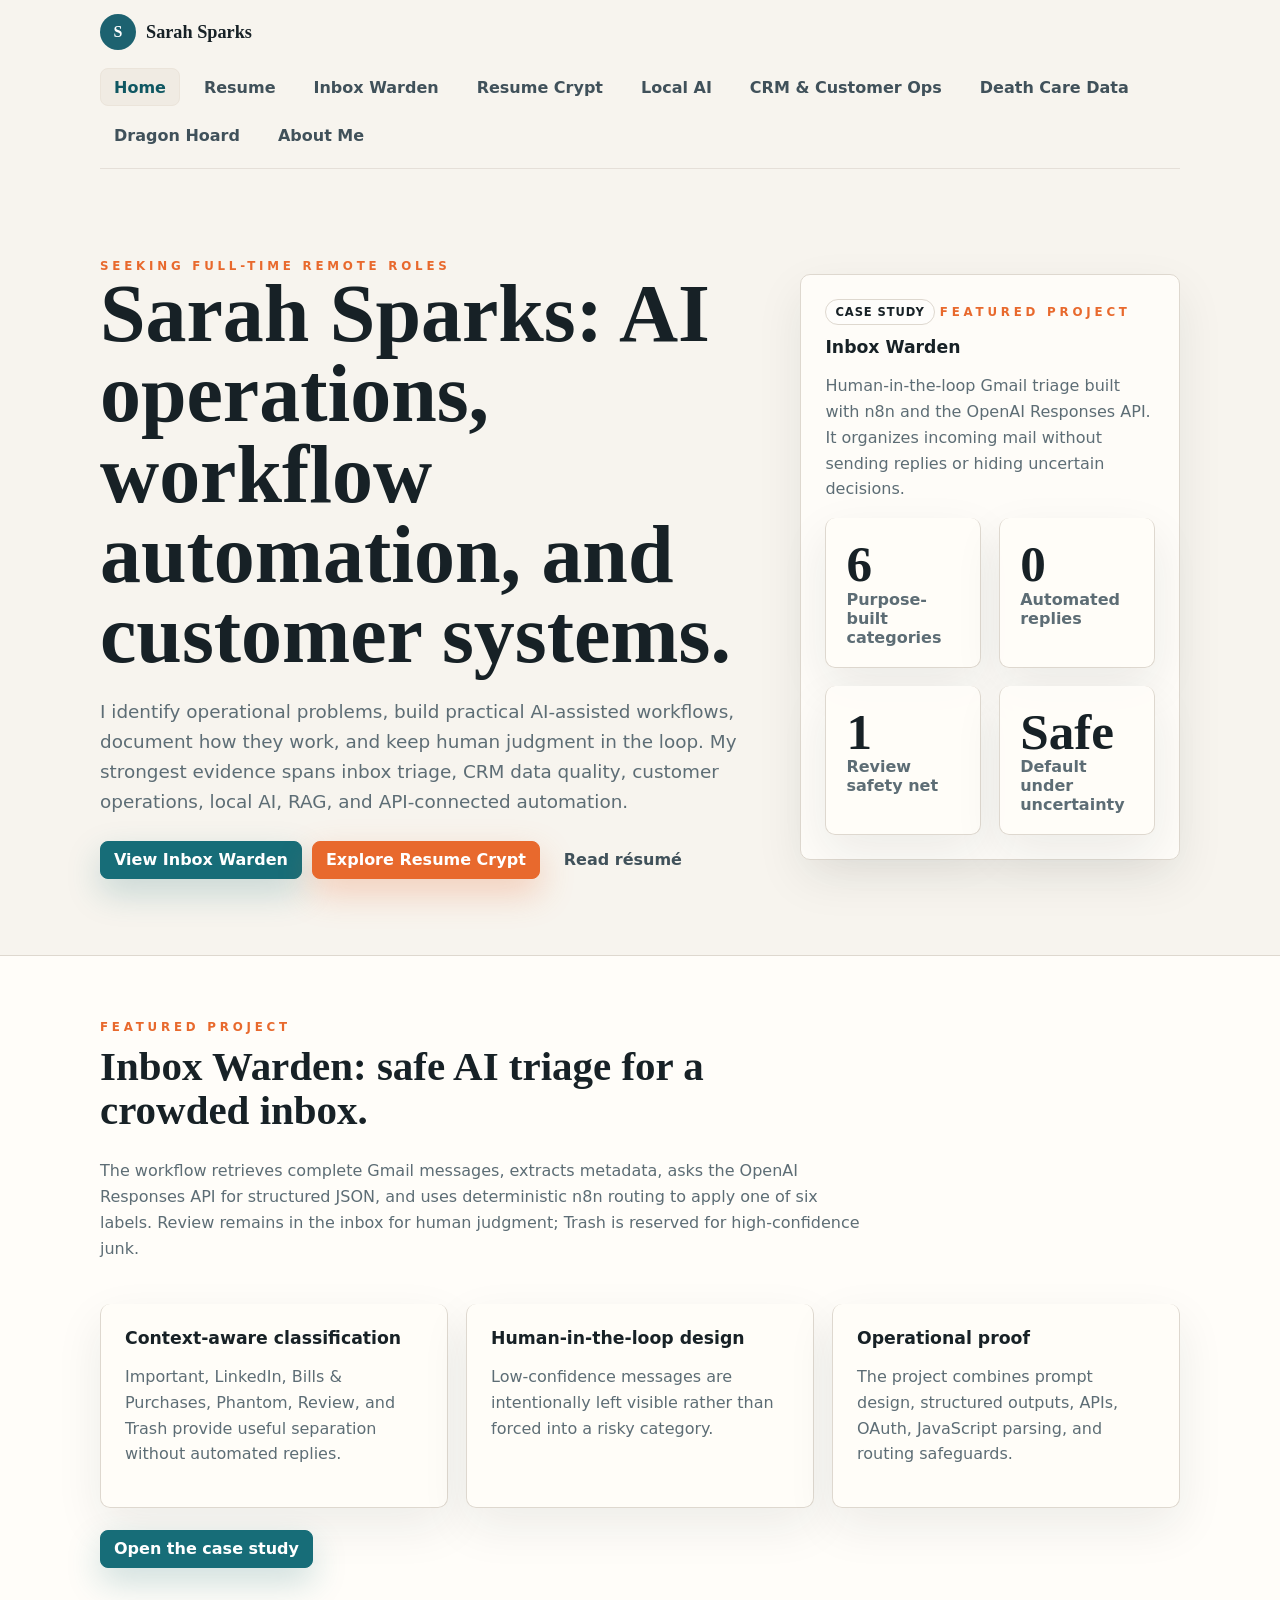
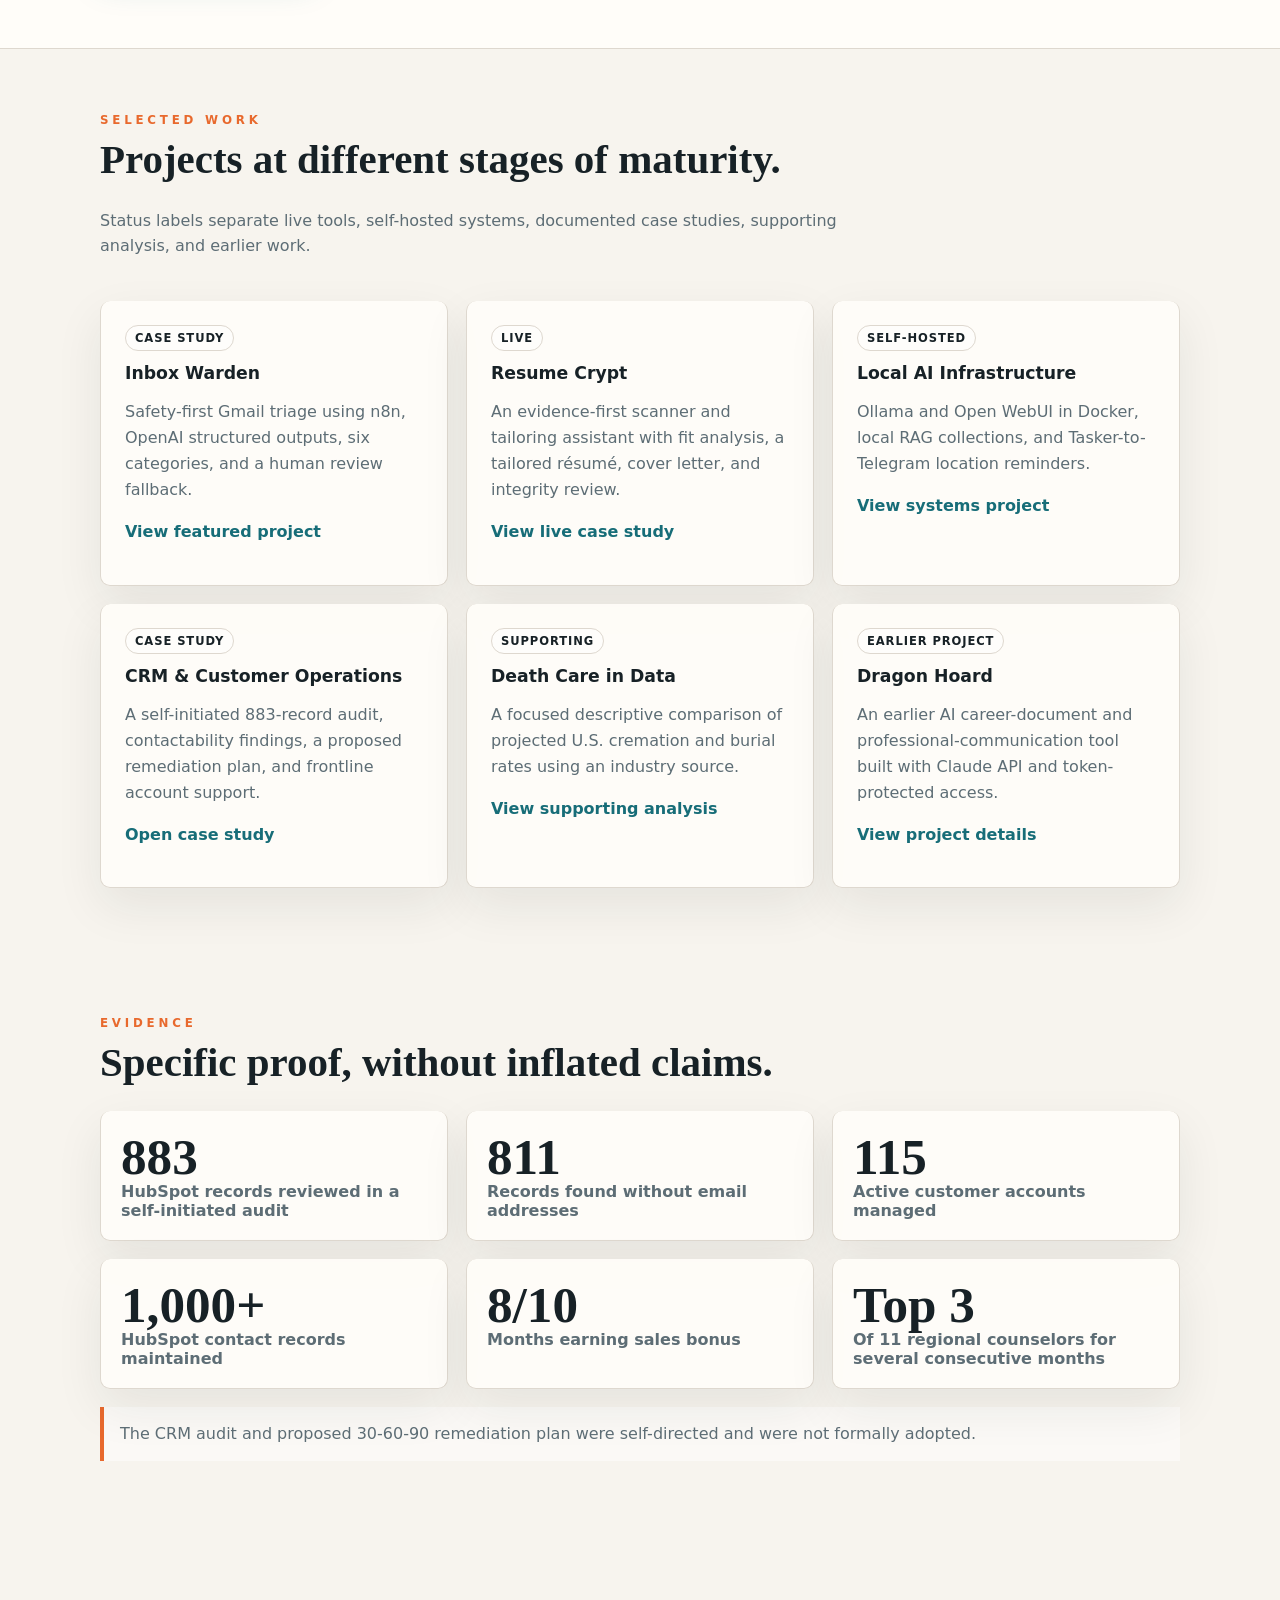
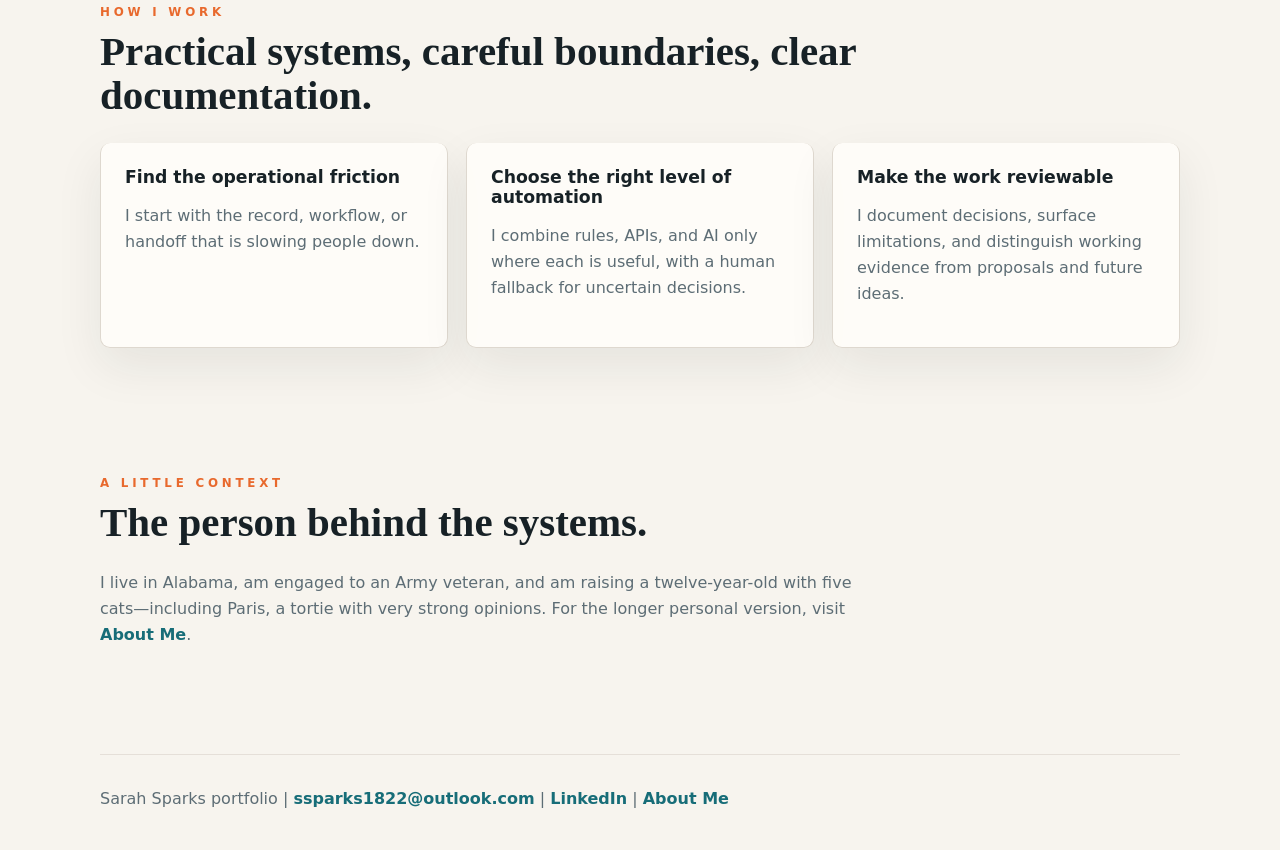
<file: index.html>
<!doctype html>
<html lang="en">
<head>
  <meta charset="utf-8" />
  <meta name="viewport" content="width=device-width, initial-scale=1" />
  <title>Sarah Sparks | AI Operations, Workflow Automation & CRM Systems</title>
  <meta name="description" content="Technical portfolio of Sarah Sparks, featuring human-in-the-loop AI systems, workflow automation, CRM data-quality analysis, local AI infrastructure, RAG, and customer operations." />
  <meta property="og:title" content="Sarah Sparks | AI Operations, Workflow Automation & CRM Systems" />
  <meta property="og:description" content="Human-in-the-loop AI systems, workflow automation, CRM data-quality analysis, local AI infrastructure, RAG, and customer operations." />
  <meta property="og:type" content="website" />
  <meta property="og:url" content="https://prsesa1822.github.io/ssparks/" />
  <link rel="stylesheet" href="style.css" />
  <script async src="https://www.googletagmanager.com/gtag/js?id=G-N4ZPCLXSCS"></script>
  <script>window.dataLayer=window.dataLayer||[];function gtag(){dataLayer.push(arguments);}gtag('js',new Date());gtag('config','G-N4ZPCLXSCS');</script>
  <script defer src="analytics.js"></script>
</head>
<body>
  <header>
    <div class="brand"><strong>Sarah Sparks</strong><span>AI Operations | Workflow Automation | CRM Systems</span></div>
    <nav aria-label="Portfolio navigation">
      <a class="button active" href="index.html">Home</a>
      <a class="button" href="resume.html">Resume</a>
      <a class="button" href="phantom-inbox.html">Inbox Warden</a>
      <a class="button" href="resume-crypt.html">Resume Crypt</a>
      <a class="button" href="local-ai-infrastructure.html">Local AI</a>
      <a class="button" href="customer-success-portfolio.html">CRM &amp; Customer Ops</a>
      <a class="button" href="death-care-data.html">Death Care Data</a>
      <a class="button" href="dragon-hoard-tracker.html">Dragon Hoard</a>
      <a class="button" href="https://organizedchaosops.com/" target="_blank" rel="noreferrer">About Me</a>
    </nav>
  </header>

  <main>
    <section class="wrap hero">
      <div>
        <span class="eyebrow">Seeking full-time remote roles</span>
        <h1>Sarah Sparks: AI operations, workflow automation, and customer systems.</h1>
        <p class="lede">I identify operational problems, build practical AI-assisted workflows, document how they work, and keep human judgment in the loop. My strongest evidence spans inbox triage, CRM data quality, customer operations, local AI, RAG, and API-connected automation.</p>
        <div class="actions" style="margin-top:24px">
          <a class="button primary" href="phantom-inbox.html">View Inbox Warden</a>
          <a class="button accent" href="resume-crypt.html">Explore Resume Crypt</a>
          <a class="button" href="resume.html">Read résumé</a>
        </div>
      </div>
      <aside class="panel">
        <span class="status">Case study</span>
        <span class="eyebrow">Featured Project</span>
        <h3>Inbox Warden</h3>
        <p>Human-in-the-loop Gmail triage built with n8n and the OpenAI Responses API. It organizes incoming mail without sending replies or hiding uncertain decisions.</p>
        <div class="metrics" style="grid-template-columns:1fr 1fr; margin-top:16px">
          <div class="metric"><strong>6</strong><span>Purpose-built categories</span></div>
          <div class="metric"><strong>0</strong><span>Automated replies</span></div>
          <div class="metric"><strong>1</strong><span>Review safety net</span></div>
          <div class="metric"><strong>Safe</strong><span>Default under uncertainty</span></div>
        </div>
      </aside>
    </section>

    <div class="band">
      <section class="wrap section">
        <div class="section-head">
          <span class="eyebrow">Featured Project</span>
          <h2>Inbox Warden: safe AI triage for a crowded inbox.</h2>
          <p>The workflow retrieves complete Gmail messages, extracts metadata, asks the OpenAI Responses API for structured JSON, and uses deterministic n8n routing to apply one of six labels. Review remains in the inbox for human judgment; Trash is reserved for high-confidence junk.</p>
        </div>
        <div class="grid-3">
          <article class="card"><h3>Context-aware classification</h3><p>Important, LinkedIn, Bills &amp; Purchases, Phantom, Review, and Trash provide useful separation without automated replies.</p></article>
          <article class="card" data-accent="teal"><h3>Human-in-the-loop design</h3><p>Low-confidence messages are intentionally left visible rather than forced into a risky category.</p></article>
          <article class="card" data-accent="green"><h3>Operational proof</h3><p>The project combines prompt design, structured outputs, APIs, OAuth, JavaScript parsing, and routing safeguards.</p></article>
        </div>
        <p style="margin-top:22px"><a class="button primary" href="phantom-inbox.html">Open the case study</a></p>
      </section>
    </div>

    <section class="wrap section">
      <div class="section-head">
        <span class="eyebrow">Selected Work</span>
        <h2>Projects at different stages of maturity.</h2>
        <p>Status labels separate live tools, self-hosted systems, documented case studies, supporting analysis, and earlier work.</p>
      </div>
      <div class="grid-3">
        <article class="card" data-accent="amber"><span class="status">Case study</span><h3>Inbox Warden</h3><p>Safety-first Gmail triage using n8n, OpenAI structured outputs, six categories, and a human review fallback.</p><p><a class="link" href="phantom-inbox.html">View featured project</a></p></article>
        <article class="card" data-accent="green"><span class="status">Live</span><h3>Resume Crypt</h3><p>An evidence-first scanner and tailoring assistant with fit analysis, a tailored résumé, cover letter, and integrity review.</p><p><a class="link" href="resume-crypt.html">View live case study</a></p></article>
        <article class="card" data-accent="teal"><span class="status">Self-hosted</span><h3>Local AI Infrastructure</h3><p>Ollama and Open WebUI in Docker, local RAG collections, and Tasker-to-Telegram location reminders.</p><p><a class="link" href="local-ai-infrastructure.html">View systems project</a></p></article>
        <article class="card"><span class="status">Case study</span><h3>CRM &amp; Customer Operations</h3><p>A self-initiated 883-record audit, contactability findings, a proposed remediation plan, and frontline account support.</p><p><a class="link" href="customer-success-portfolio.html">Open case study</a></p></article>
        <article class="card" data-accent="amber"><span class="status">Supporting</span><h3>Death Care in Data</h3><p>A focused descriptive comparison of projected U.S. cremation and burial rates using an industry source.</p><p><a class="link" href="death-care-data.html">View supporting analysis</a></p></article>
        <article class="card"><span class="status">Earlier project</span><h3>Dragon Hoard</h3><p>An earlier AI career-document and professional-communication tool built with Claude API and token-protected access.</p><p><a class="link" href="dragon-hoard-tracker.html">View project details</a></p></article>
      </div>
    </section>

    <section class="wrap section">
      <div class="section-head"><span class="eyebrow">Evidence</span><h2>Specific proof, without inflated claims.</h2></div>
      <div class="metrics">
        <div class="metric"><strong>883</strong><span>HubSpot records reviewed in a self-initiated audit</span></div>
        <div class="metric"><strong>811</strong><span>Records found without email addresses</span></div>
        <div class="metric"><strong>115</strong><span>Active customer accounts managed</span></div>
        <div class="metric"><strong>1,000+</strong><span>HubSpot contact records maintained</span></div>
        <div class="metric"><strong>8/10</strong><span>Months earning sales bonus</span></div>
        <div class="metric"><strong>Top 3</strong><span>Of 11 regional counselors for several consecutive months</span></div>
      </div>
      <p class="source-note">The CRM audit and proposed 30-60-90 remediation plan were self-directed and were not formally adopted.</p>
    </section>

    <section class="wrap section">
      <div class="section-head"><span class="eyebrow">How I Work</span><h2>Practical systems, careful boundaries, clear documentation.</h2></div>
      <div class="grid-3">
        <article class="card"><h3>Find the operational friction</h3><p>I start with the record, workflow, or handoff that is slowing people down.</p></article>
        <article class="card" data-accent="teal"><h3>Choose the right level of automation</h3><p>I combine rules, APIs, and AI only where each is useful, with a human fallback for uncertain decisions.</p></article>
        <article class="card" data-accent="green"><h3>Make the work reviewable</h3><p>I document decisions, surface limitations, and distinguish working evidence from proposals and future ideas.</p></article>
      </div>
    </section>

    <section class="wrap section">
      <div class="section-head">
        <span class="eyebrow">A little context</span>
        <h2>The person behind the systems.</h2>
        <p>I live in Alabama, am engaged to an Army veteran, and am raising a twelve-year-old with five cats—including Paris, a tortie with very strong opinions. For the longer personal version, visit <a class="link" href="https://organizedchaosops.com/" target="_blank" rel="noreferrer">About Me</a>.</p>
      </div>
    </section>
  </main>

  <footer>Sarah Sparks portfolio | <a href="mailto:ssparks1822@outlook.com">ssparks1822@outlook.com</a> | <a href="https://www.linkedin.com/in/ssparks1822/" target="_blank" rel="noreferrer">LinkedIn</a> | <a href="https://organizedchaosops.com/" target="_blank" rel="noreferrer">About Me</a></footer>
</body>
</html>
</file>
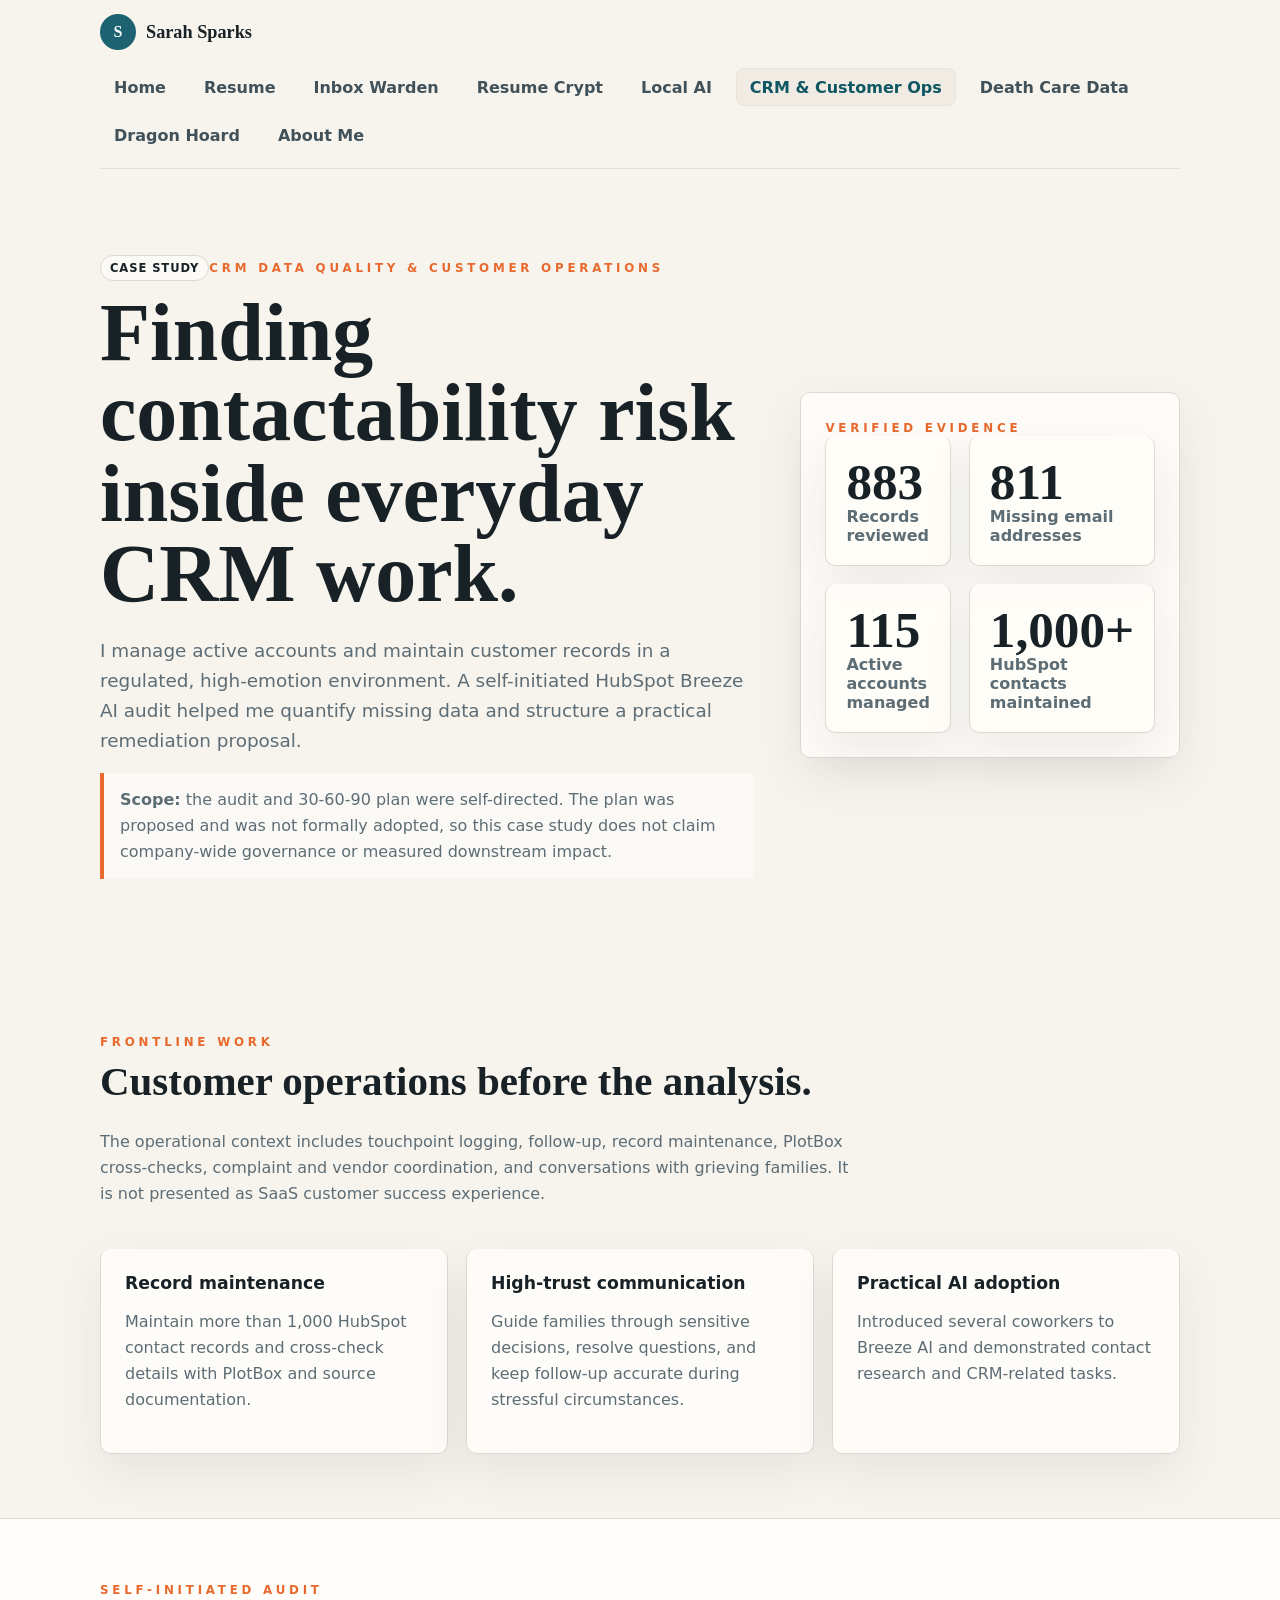
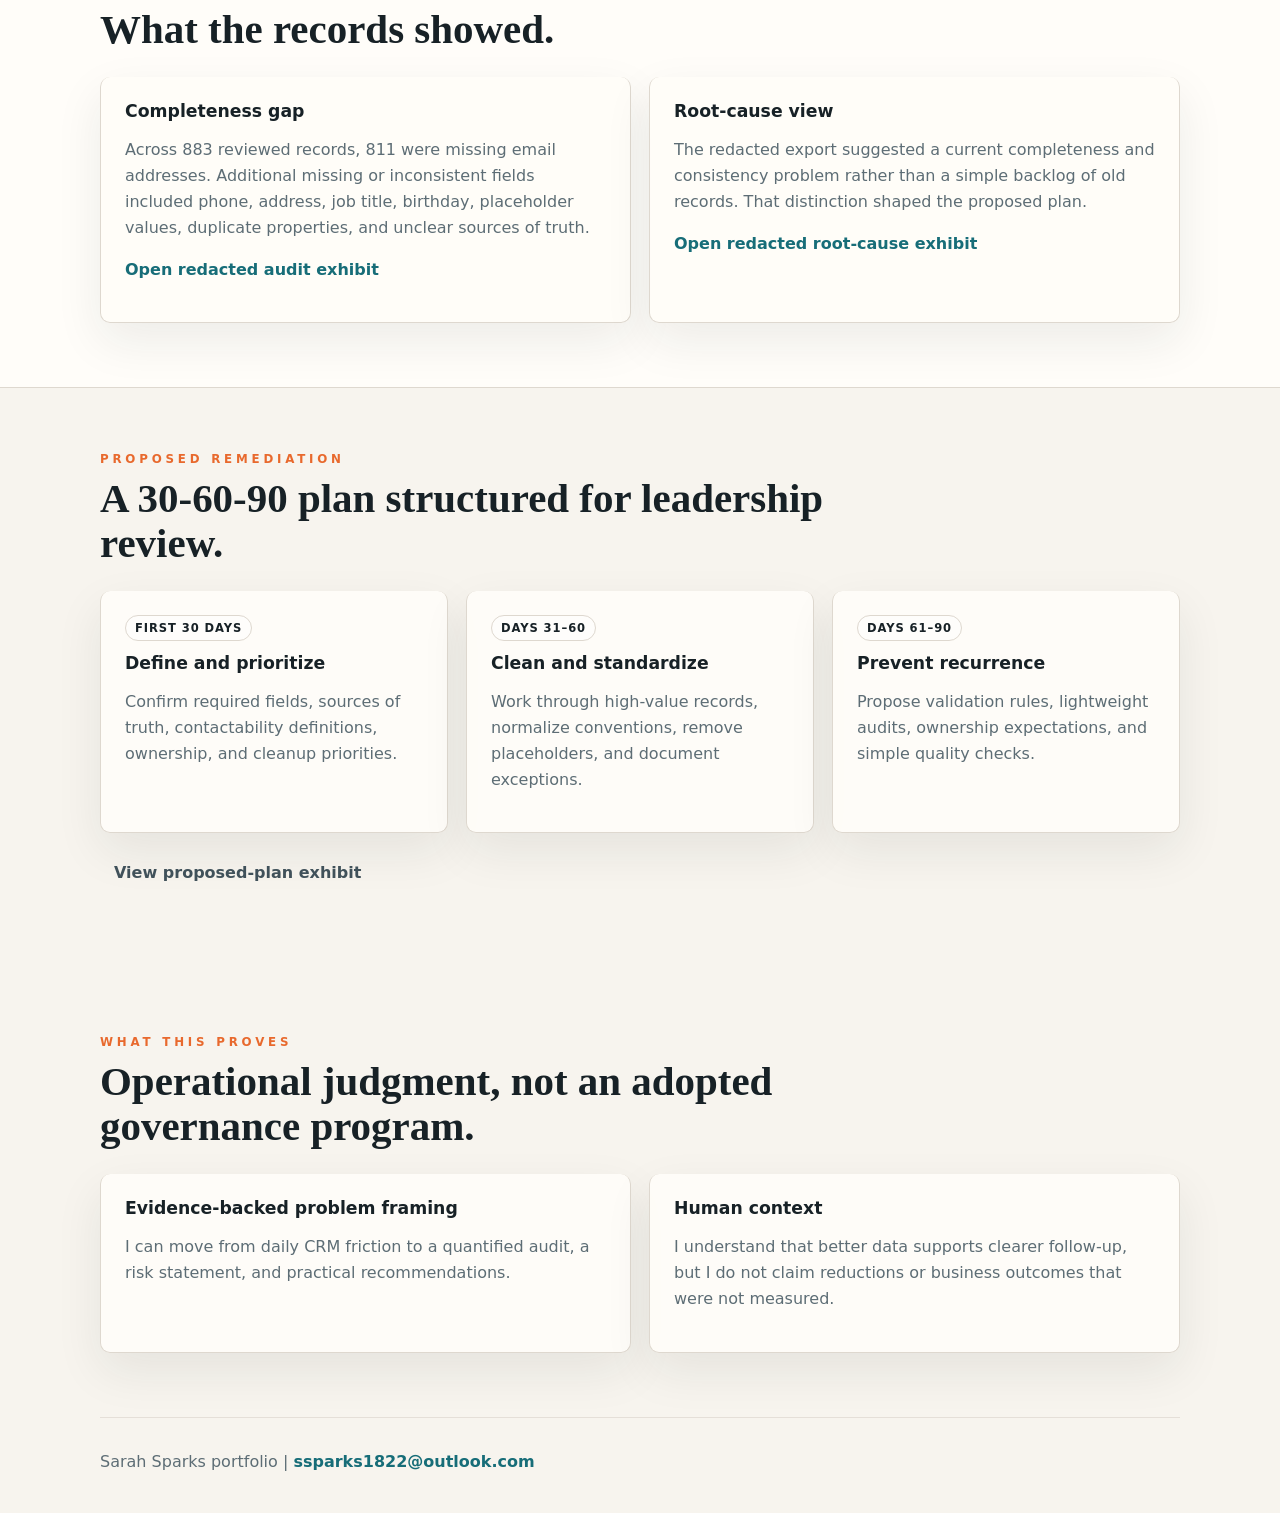
<file: crm-governance-assessment.html>
<!doctype html><html lang="en"><head><meta charset="utf-8"/><meta name="viewport" content="width=device-width, initial-scale=1"/><meta http-equiv="refresh" content="0; url=customer-success-portfolio.html#case-study"/><title>CRM Data Quality Case Study Moved | Sarah Sparks</title><link rel="canonical" href="https://prsesa1822.github.io/ssparks/customer-success-portfolio.html#case-study"/><meta name="robots" content="noindex"/></head><body><main><h1>CRM data-quality case study moved</h1><p><a href="customer-success-portfolio.html#case-study">Open the current case study</a>.</p></main></body></html>
</file>
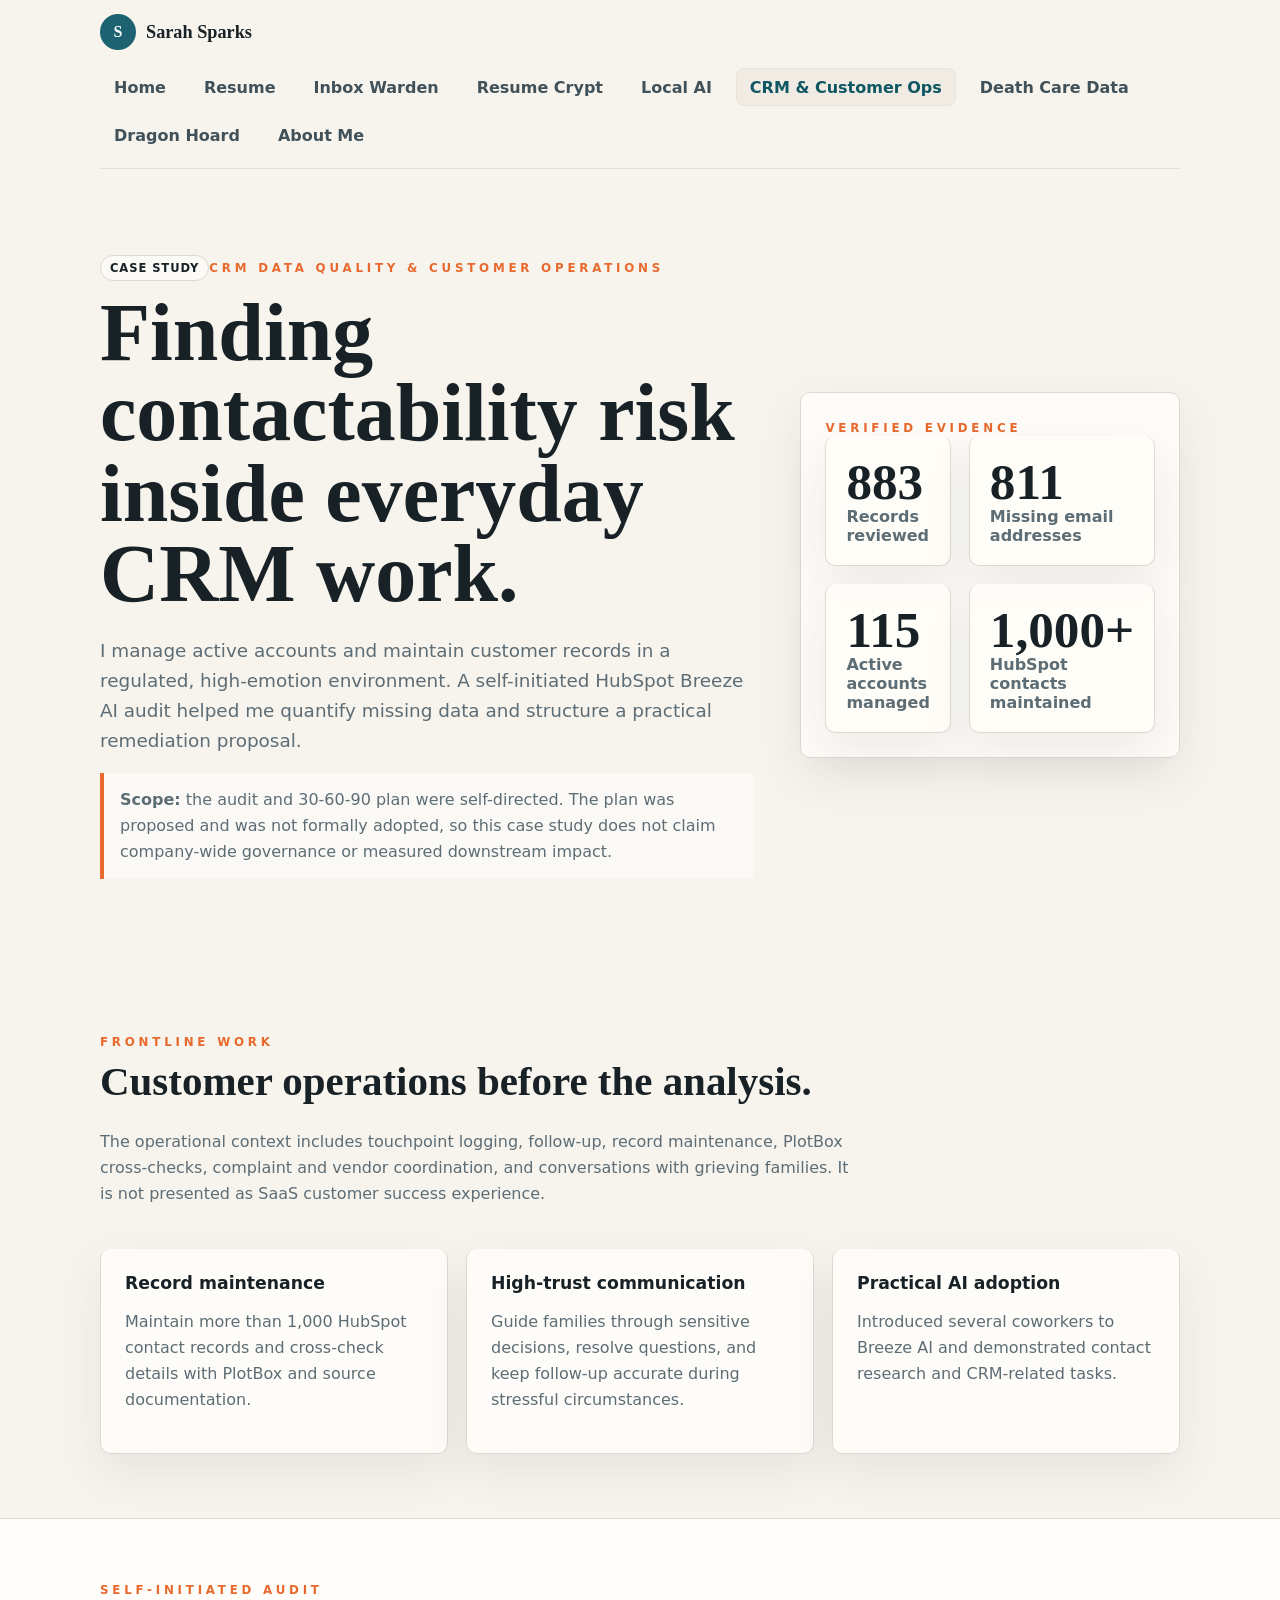
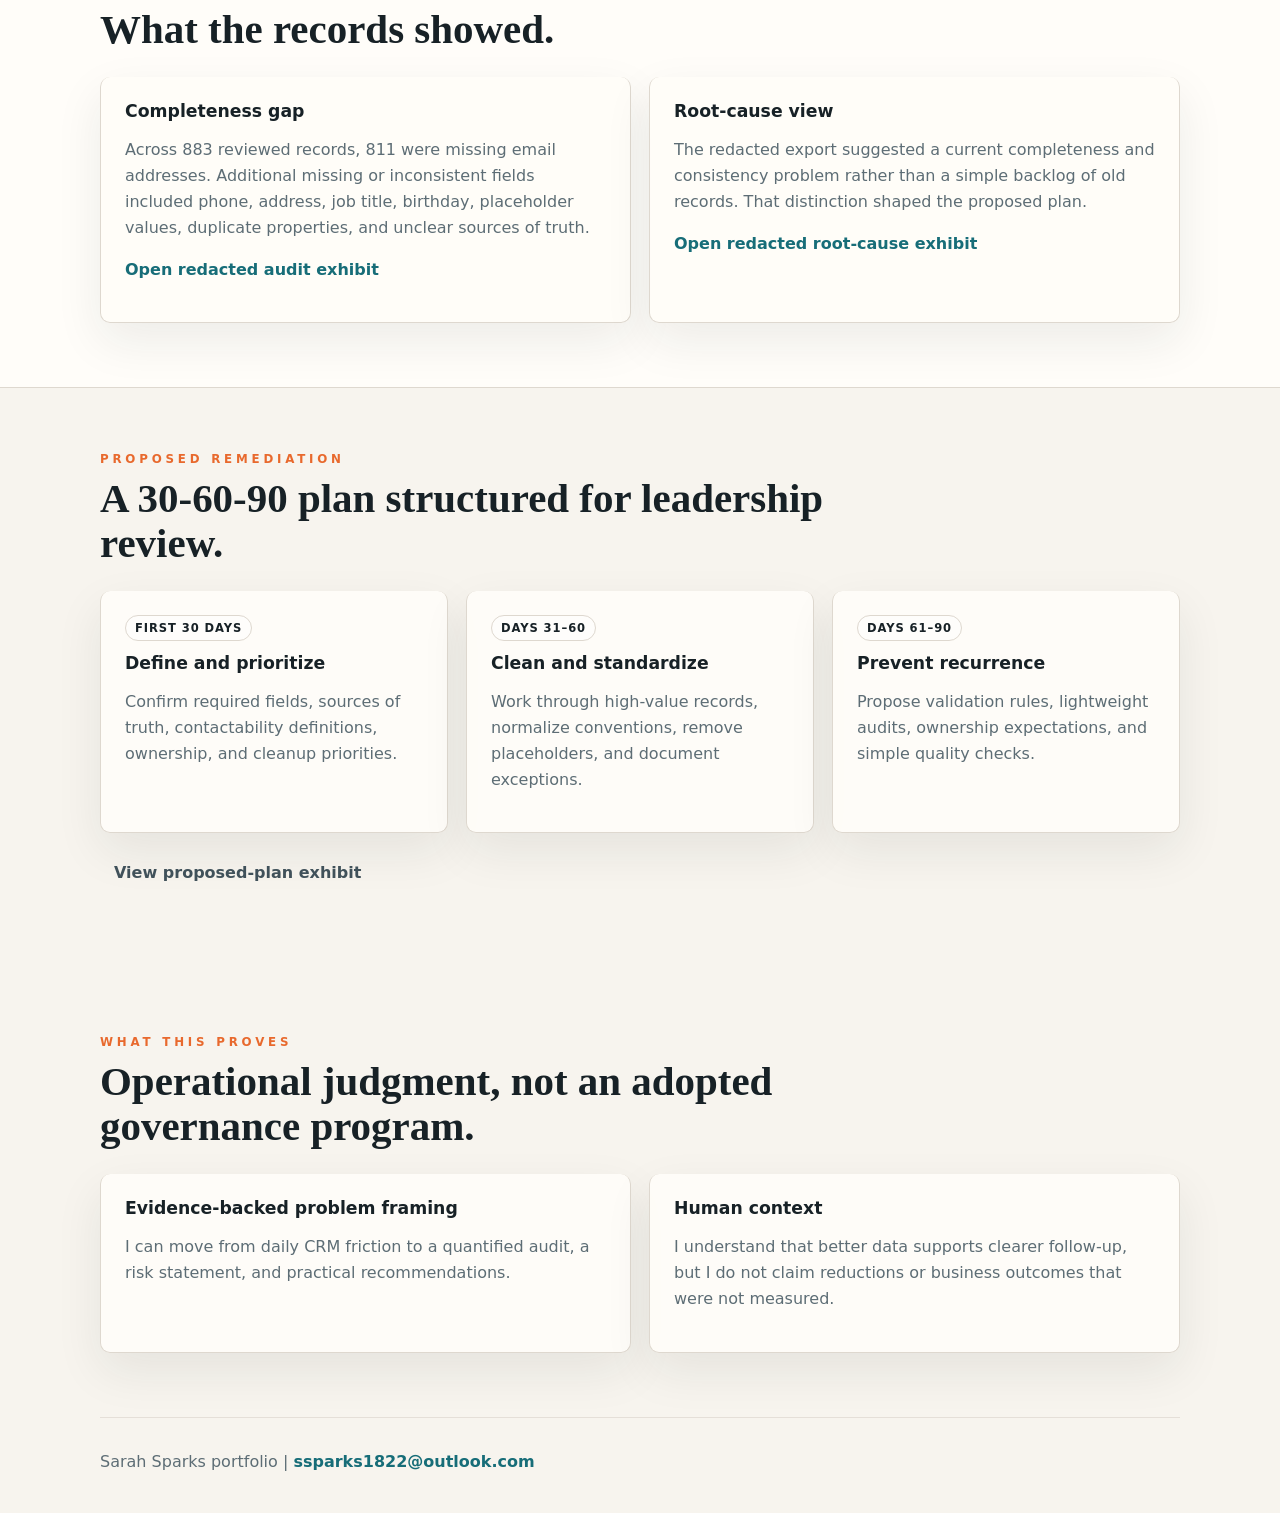
<file: customer-success-portfolio.html>
<!doctype html>
<html lang="en"><head>
<meta charset="utf-8" /><meta name="viewport" content="width=device-width, initial-scale=1" />
<title>CRM Data Quality & Customer Operations | Sarah Sparks</title>
<meta name="description" content="A self-initiated HubSpot data-quality audit, proposed remediation plan, and frontline customer-operations evidence from Sarah Sparks." />
<meta property="og:title" content="CRM Data Quality & Customer Operations | Sarah Sparks" /><meta property="og:description" content="An 883-record HubSpot audit, proposed remediation plan, and frontline customer-operations evidence." /><meta property="og:type" content="article" />
<link rel="stylesheet" href="style.css" /><script defer src="analytics.js"></script>
</head><body>
<header><div class="brand"><strong>Sarah Sparks</strong><span>AI Operations | Workflow Automation | CRM Systems</span></div><nav aria-label="Portfolio navigation">
<a class="button" href="index.html">Home</a><a class="button" href="resume.html">Resume</a><a class="button" href="phantom-inbox.html">Inbox Warden</a><a class="button" href="resume-crypt.html">Resume Crypt</a><a class="button" href="local-ai-infrastructure.html">Local AI</a><a class="button active" href="customer-success-portfolio.html">CRM &amp; Customer Ops</a><a class="button" href="death-care-data.html">Death Care Data</a><a class="button" href="dragon-hoard-tracker.html">Dragon Hoard</a><a class="button" href="https://organizedchaosops.com/" target="_blank" rel="noreferrer">About Me</a>
</nav></header>
<main>
<section class="wrap hero" id="case-study"><div><span class="status">Case study</span><span class="eyebrow">CRM data quality &amp; customer operations</span><h1>Finding contactability risk inside everyday CRM work.</h1><p class="lede">I manage active accounts and maintain customer records in a regulated, high-emotion environment. A self-initiated HubSpot Breeze AI audit helped me quantify missing data and structure a practical remediation proposal.</p><p class="source-note"><strong>Scope:</strong> the audit and 30-60-90 plan were self-directed. The plan was proposed and was not formally adopted, so this case study does not claim company-wide governance or measured downstream impact.</p></div><aside class="panel"><span class="eyebrow">Verified evidence</span><div class="metrics" style="grid-template-columns:1fr 1fr"><div class="metric"><strong>883</strong><span>Records reviewed</span></div><div class="metric"><strong>811</strong><span>Missing email addresses</span></div><div class="metric"><strong>115</strong><span>Active accounts managed</span></div><div class="metric"><strong>1,000+</strong><span>HubSpot contacts maintained</span></div></div></aside></section>
<section class="wrap section"><div class="section-head"><span class="eyebrow">Frontline work</span><h2>Customer operations before the analysis.</h2><p>The operational context includes touchpoint logging, follow-up, record maintenance, PlotBox cross-checks, complaint and vendor coordination, and conversations with grieving families. It is not presented as SaaS customer success experience.</p></div><div class="grid-3">
<article class="card"><h3>Record maintenance</h3><p>Maintain more than 1,000 HubSpot contact records and cross-check details with PlotBox and source documentation.</p></article>
<article class="card" data-accent="teal"><h3>High-trust communication</h3><p>Guide families through sensitive decisions, resolve questions, and keep follow-up accurate during stressful circumstances.</p></article>
<article class="card" data-accent="green"><h3>Practical AI adoption</h3><p>Introduced several coworkers to Breeze AI and demonstrated contact research and CRM-related tasks.</p></article>
</div></section>
<div class="band"><section class="wrap section"><div class="section-head"><span class="eyebrow">Self-initiated audit</span><h2>What the records showed.</h2></div><div class="grid-2">
<article class="card"><h3>Completeness gap</h3><p>Across 883 reviewed records, 811 were missing email addresses. Additional missing or inconsistent fields included phone, address, job title, birthday, placeholder values, duplicate properties, and unclear sources of truth.</p><p><a class="link" href="assets/crm_initial_audit_redacted.svg" target="_blank" rel="noreferrer">Open redacted audit exhibit</a></p></article>
<article class="card" data-accent="teal"><h3>Root-cause view</h3><p>The redacted export suggested a current completeness and consistency problem rather than a simple backlog of old records. That distinction shaped the proposed plan.</p><p><a class="link" href="assets/crm_root_cause_redacted.svg" target="_blank" rel="noreferrer">Open redacted root-cause exhibit</a></p></article>
</div></section></div>
<section class="wrap section"><div class="section-head"><span class="eyebrow">Proposed remediation</span><h2>A 30-60-90 plan structured for leadership review.</h2></div><div class="grid-3">
<article class="card"><span class="status">First 30 days</span><h3>Define and prioritize</h3><p>Confirm required fields, sources of truth, contactability definitions, ownership, and cleanup priorities.</p></article>
<article class="card" data-accent="teal"><span class="status">Days 31–60</span><h3>Clean and standardize</h3><p>Work through high-value records, normalize conventions, remove placeholders, and document exceptions.</p></article>
<article class="card" data-accent="green"><span class="status">Days 61–90</span><h3>Prevent recurrence</h3><p>Propose validation rules, lightweight audits, ownership expectations, and simple quality checks.</p></article>
</div><p style="margin-top:20px"><a class="button" href="assets/crm_remediation_plan_redacted.svg" target="_blank" rel="noreferrer">View proposed-plan exhibit</a></p></section>
<section class="wrap section"><div class="section-head"><span class="eyebrow">What this proves</span><h2>Operational judgment, not an adopted governance program.</h2></div><div class="grid-2">
<article class="card"><h3>Evidence-backed problem framing</h3><p>I can move from daily CRM friction to a quantified audit, a risk statement, and practical recommendations.</p></article>
<article class="card" data-accent="teal"><h3>Human context</h3><p>I understand that better data supports clearer follow-up, but I do not claim reductions or business outcomes that were not measured.</p></article>
</div></section>
</main><footer>Sarah Sparks portfolio | <a href="mailto:ssparks1822@outlook.com">ssparks1822@outlook.com</a></footer></body></html>
</file>
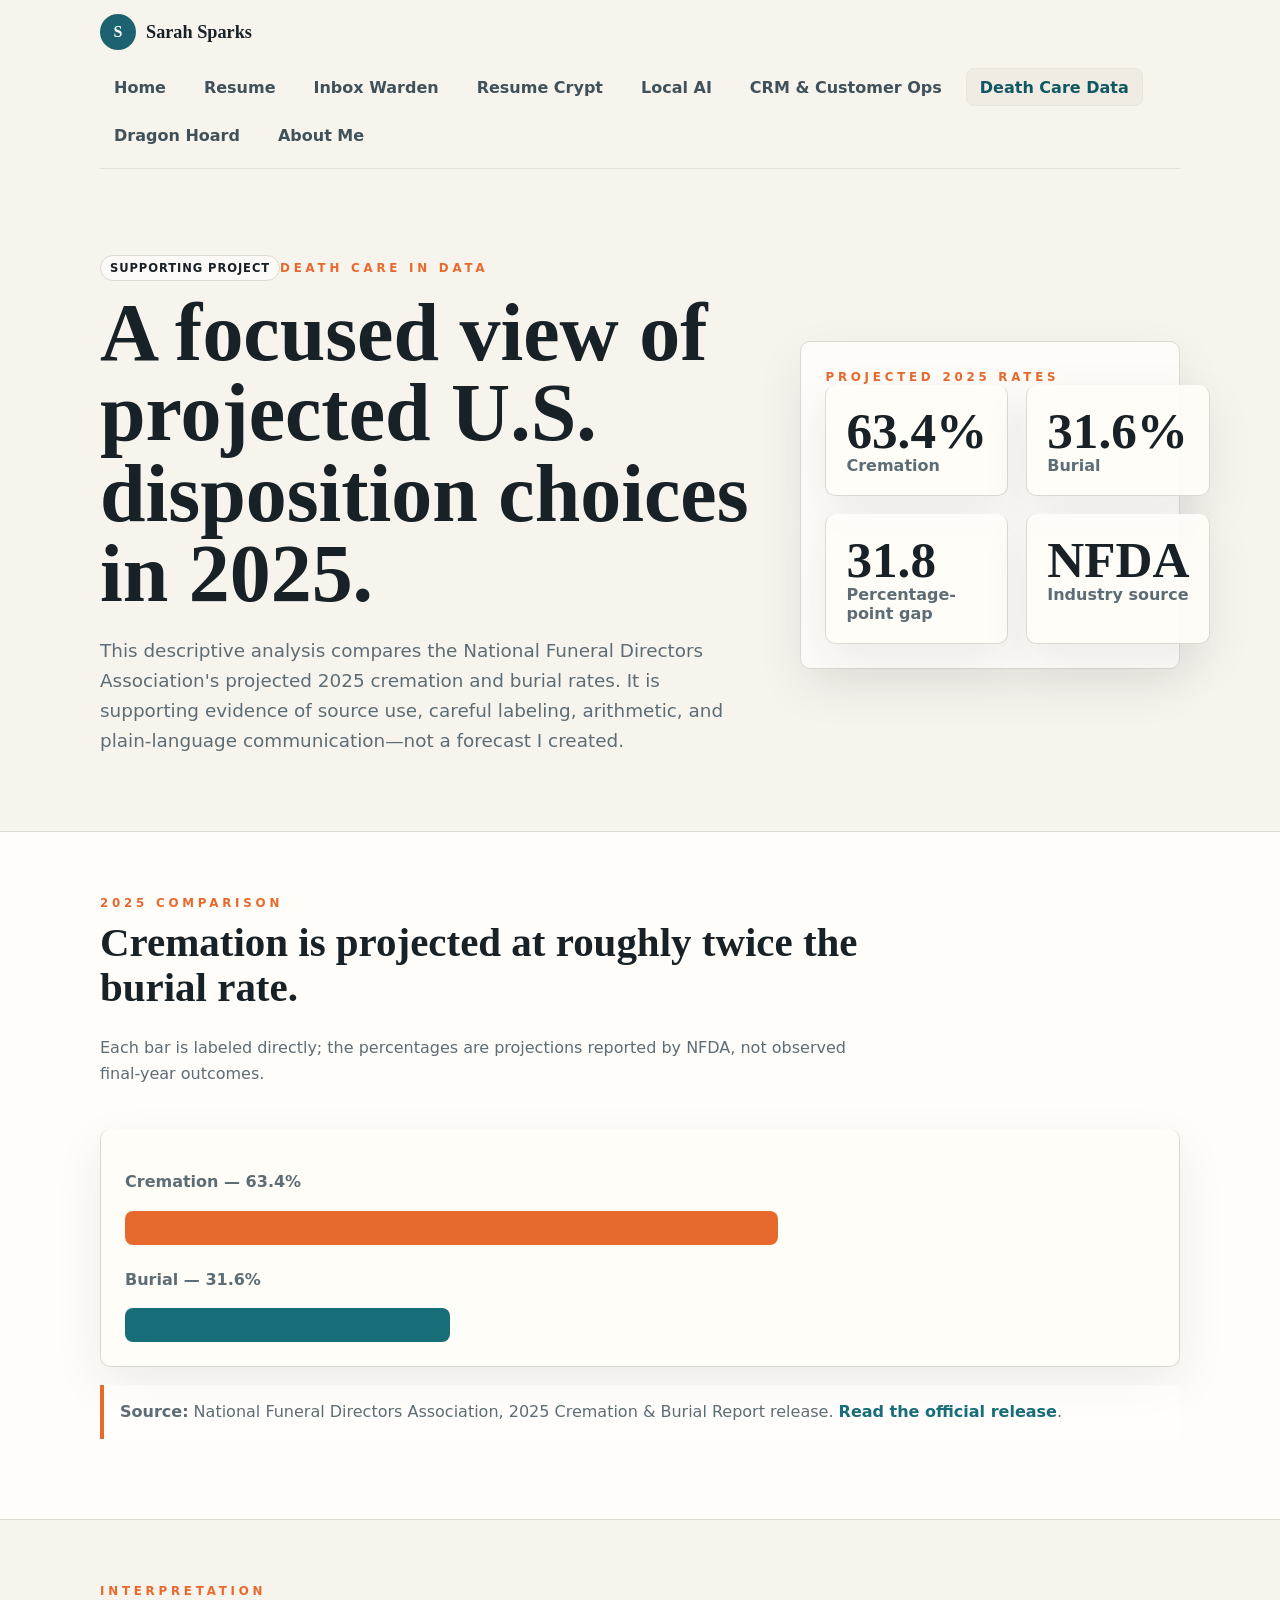
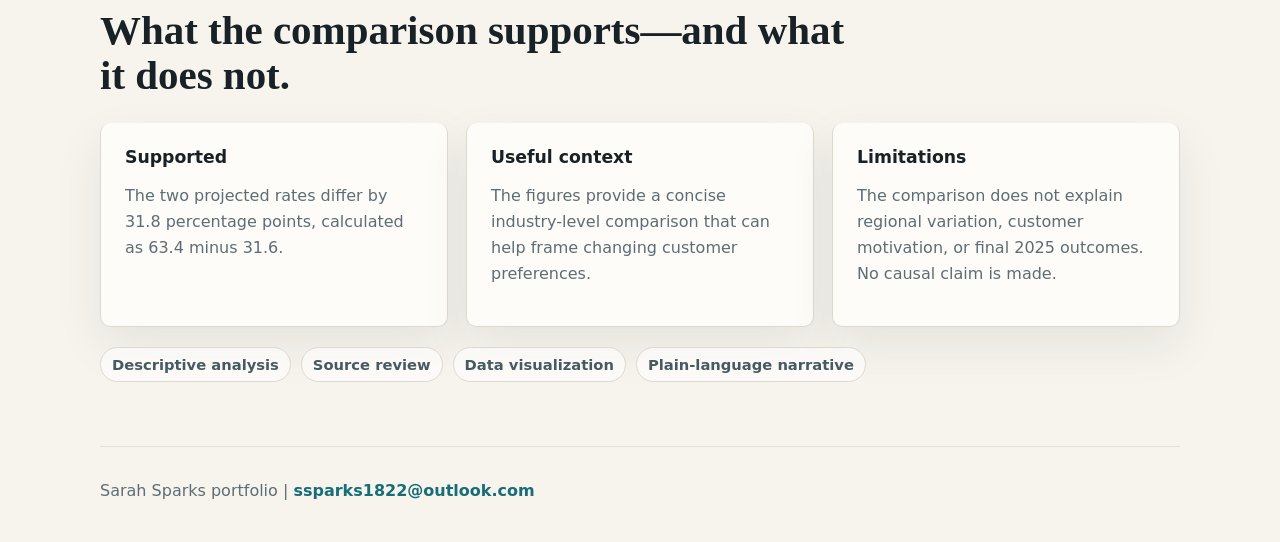
<file: death-care-data.html>
<!doctype html>
<html lang="en"><head>
<meta charset="utf-8" /><meta name="viewport" content="width=device-width, initial-scale=1" />
<title>Death Care in Data | Supporting Analysis by Sarah Sparks</title>
<meta name="description" content="A supporting descriptive analysis of projected 2025 U.S. cremation and burial rates using NFDA industry data." />
<meta property="og:title" content="Death Care in Data | Sarah Sparks" /><meta property="og:description" content="A focused descriptive comparison of projected 2025 U.S. cremation and burial rates." /><meta property="og:type" content="article" />
<link rel="stylesheet" href="style.css" /><script defer src="analytics.js"></script>
</head><body>
<header><div class="brand"><strong>Sarah Sparks</strong><span>AI Operations | Workflow Automation | CRM Systems</span></div><nav aria-label="Portfolio navigation">
<a class="button" href="index.html">Home</a><a class="button" href="resume.html">Resume</a><a class="button" href="phantom-inbox.html">Inbox Warden</a><a class="button" href="resume-crypt.html">Resume Crypt</a><a class="button" href="local-ai-infrastructure.html">Local AI</a><a class="button" href="customer-success-portfolio.html">CRM &amp; Customer Ops</a><a class="button active" href="death-care-data.html">Death Care Data</a><a class="button" href="dragon-hoard-tracker.html">Dragon Hoard</a><a class="button" href="https://organizedchaosops.com/" target="_blank" rel="noreferrer">About Me</a>
</nav></header>
<main>
<section class="wrap hero"><div><span class="status">Supporting project</span><span class="eyebrow">Death Care in Data</span><h1>A focused view of projected U.S. disposition choices in 2025.</h1><p class="lede">This descriptive analysis compares the National Funeral Directors Association's projected 2025 cremation and burial rates. It is supporting evidence of source use, careful labeling, arithmetic, and plain-language communication—not a forecast I created.</p></div><aside class="panel"><span class="eyebrow">Projected 2025 rates</span><div class="metrics" style="grid-template-columns:1fr 1fr"><div class="metric"><strong>63.4%</strong><span>Cremation</span></div><div class="metric"><strong>31.6%</strong><span>Burial</span></div><div class="metric"><strong>31.8</strong><span>Percentage-point gap</span></div><div class="metric"><strong>NFDA</strong><span>Industry source</span></div></div></aside></section>
<div class="band"><section class="wrap section"><div class="section-head"><span class="eyebrow">2025 comparison</span><h2>Cremation is projected at roughly twice the burial rate.</h2><p>Each bar is labeled directly; the percentages are projections reported by NFDA, not observed final-year outcomes.</p></div>
<div class="card" aria-label="Bar chart comparing projected 2025 cremation and burial rates">
  <p><strong>Cremation — 63.4%</strong></p><div style="height:34px;width:63.4%;min-width:160px;background:var(--amber);border-radius:8px" aria-hidden="true"></div>
  <p style="margin-top:22px"><strong>Burial — 31.6%</strong></p><div style="height:34px;width:31.6%;min-width:100px;background:var(--teal);border-radius:8px" aria-hidden="true"></div>
</div>
<p class="source-note"><strong>Source:</strong> National Funeral Directors Association, 2025 Cremation &amp; Burial Report release. <a class="link" href="https://www.nfda.org/nfda-releases-2025-cremation-burial-report-comprehensive-insights-to-guide-the-future-of-funeral-service/" target="_blank" rel="noreferrer">Read the official release</a>.</p>
</section></div>
<section class="wrap section"><div class="section-head"><span class="eyebrow">Interpretation</span><h2>What the comparison supports—and what it does not.</h2></div><div class="grid-3">
<article class="card"><h3>Supported</h3><p>The two projected rates differ by 31.8 percentage points, calculated as 63.4 minus 31.6.</p></article>
<article class="card" data-accent="teal"><h3>Useful context</h3><p>The figures provide a concise industry-level comparison that can help frame changing customer preferences.</p></article>
<article class="card" data-accent="green"><h3>Limitations</h3><p>The comparison does not explain regional variation, customer motivation, or final 2025 outcomes. No causal claim is made.</p></article>
</div><div class="chips" style="margin-top:20px"><span class="chip">Descriptive analysis</span><span class="chip">Source review</span><span class="chip">Data visualization</span><span class="chip">Plain-language narrative</span></div></section>
</main><footer>Sarah Sparks portfolio | <a href="mailto:ssparks1822@outlook.com">ssparks1822@outlook.com</a></footer></body></html>
</file>
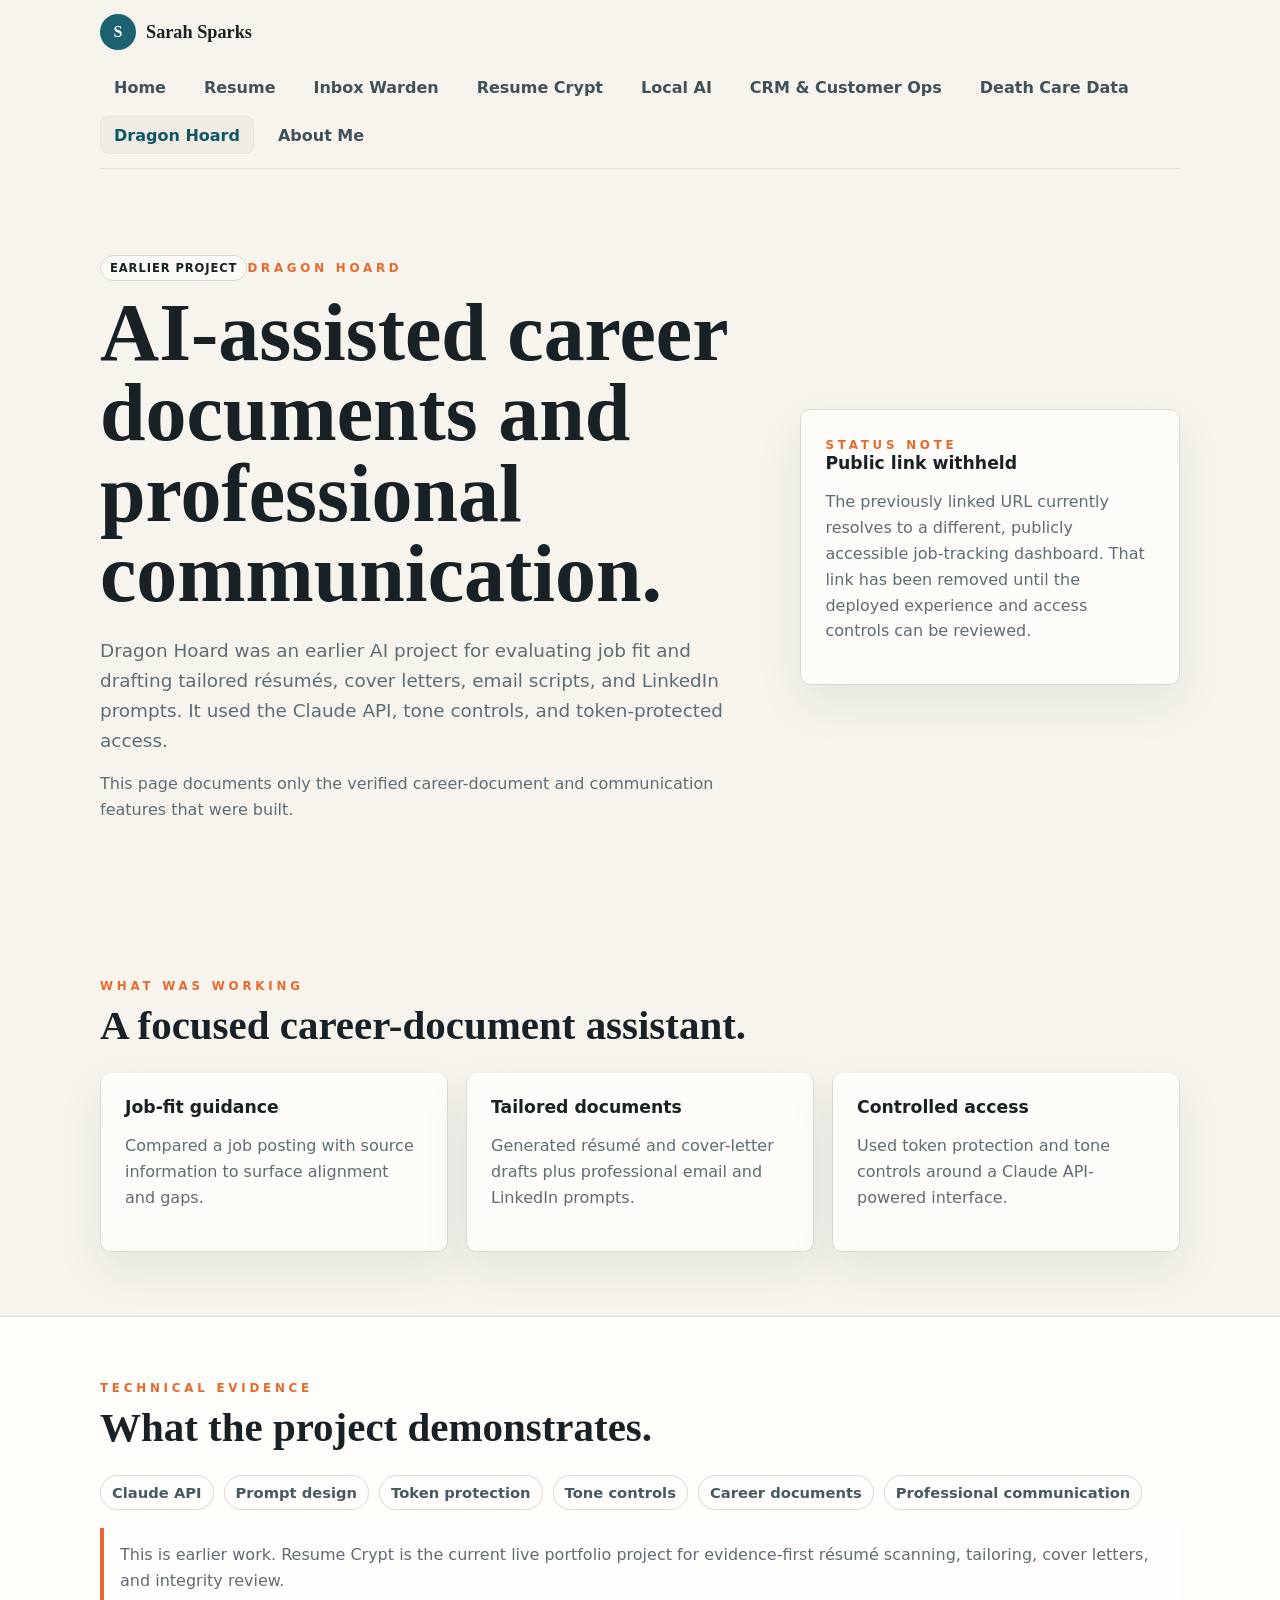
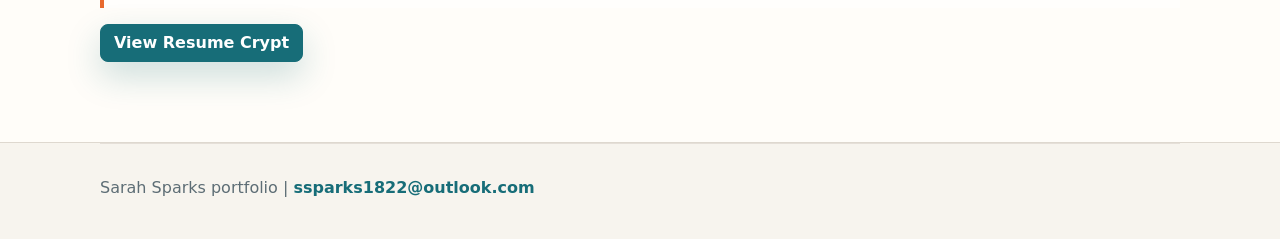
<file: dragon-hoard-tracker.html>
<!doctype html>
<html lang="en"><head>
<meta charset="utf-8" /><meta name="viewport" content="width=device-width, initial-scale=1" />
<title>Dragon Hoard | Earlier AI Career-Document Project</title>
<meta name="description" content="An earlier Sarah Sparks portfolio project focused on AI-assisted job fit, career documents, and professional communication using the Claude API." />
<meta property="og:title" content="Dragon Hoard | Earlier AI Career-Document Project" /><meta property="og:description" content="AI-assisted job fit, career documents, and professional communication using the Claude API." /><meta property="og:type" content="article" />
<link rel="stylesheet" href="style.css" /><script defer src="analytics.js"></script>
</head><body>
<header><div class="brand"><strong>Sarah Sparks</strong><span>AI Operations | Workflow Automation | CRM Systems</span></div><nav aria-label="Portfolio navigation">
<a class="button" href="index.html">Home</a><a class="button" href="resume.html">Resume</a><a class="button" href="phantom-inbox.html">Inbox Warden</a><a class="button" href="resume-crypt.html">Resume Crypt</a><a class="button" href="local-ai-infrastructure.html">Local AI</a><a class="button" href="customer-success-portfolio.html">CRM &amp; Customer Ops</a><a class="button" href="death-care-data.html">Death Care Data</a><a class="button active" href="dragon-hoard-tracker.html">Dragon Hoard</a><a class="button" href="https://organizedchaosops.com/" target="_blank" rel="noreferrer">About Me</a>
</nav></header>
<main>
<section class="wrap hero"><div><span class="status">Earlier project</span><span class="eyebrow">Dragon Hoard</span><h1>AI-assisted career documents and professional communication.</h1><p class="lede">Dragon Hoard was an earlier AI project for evaluating job fit and drafting tailored résumés, cover letters, email scripts, and LinkedIn prompts. It used the Claude API, tone controls, and token-protected access.</p><p>This page documents only the verified career-document and communication features that were built.</p></div><aside class="panel"><span class="eyebrow">Status note</span><h3>Public link withheld</h3><p>The previously linked URL currently resolves to a different, publicly accessible job-tracking dashboard. That link has been removed until the deployed experience and access controls can be reviewed.</p></aside></section>
<section class="wrap section"><div class="section-head"><span class="eyebrow">What was working</span><h2>A focused career-document assistant.</h2></div><div class="grid-3">
<article class="card"><h3>Job-fit guidance</h3><p>Compared a job posting with source information to surface alignment and gaps.</p></article>
<article class="card" data-accent="teal"><h3>Tailored documents</h3><p>Generated résumé and cover-letter drafts plus professional email and LinkedIn prompts.</p></article>
<article class="card" data-accent="green"><h3>Controlled access</h3><p>Used token protection and tone controls around a Claude API-powered interface.</p></article>
</div></section>
<div class="band"><section class="wrap section"><div class="section-head"><span class="eyebrow">Technical evidence</span><h2>What the project demonstrates.</h2></div><div class="chips"><span class="chip">Claude API</span><span class="chip">Prompt design</span><span class="chip">Token protection</span><span class="chip">Tone controls</span><span class="chip">Career documents</span><span class="chip">Professional communication</span></div><p class="source-note">This is earlier work. Resume Crypt is the current live portfolio project for evidence-first résumé scanning, tailoring, cover letters, and integrity review.</p><p><a class="button primary" href="resume-crypt.html">View Resume Crypt</a></p></section></div>
</main><footer>Sarah Sparks portfolio | <a href="mailto:ssparks1822@outlook.com">ssparks1822@outlook.com</a></footer>
</body></html>
</file>
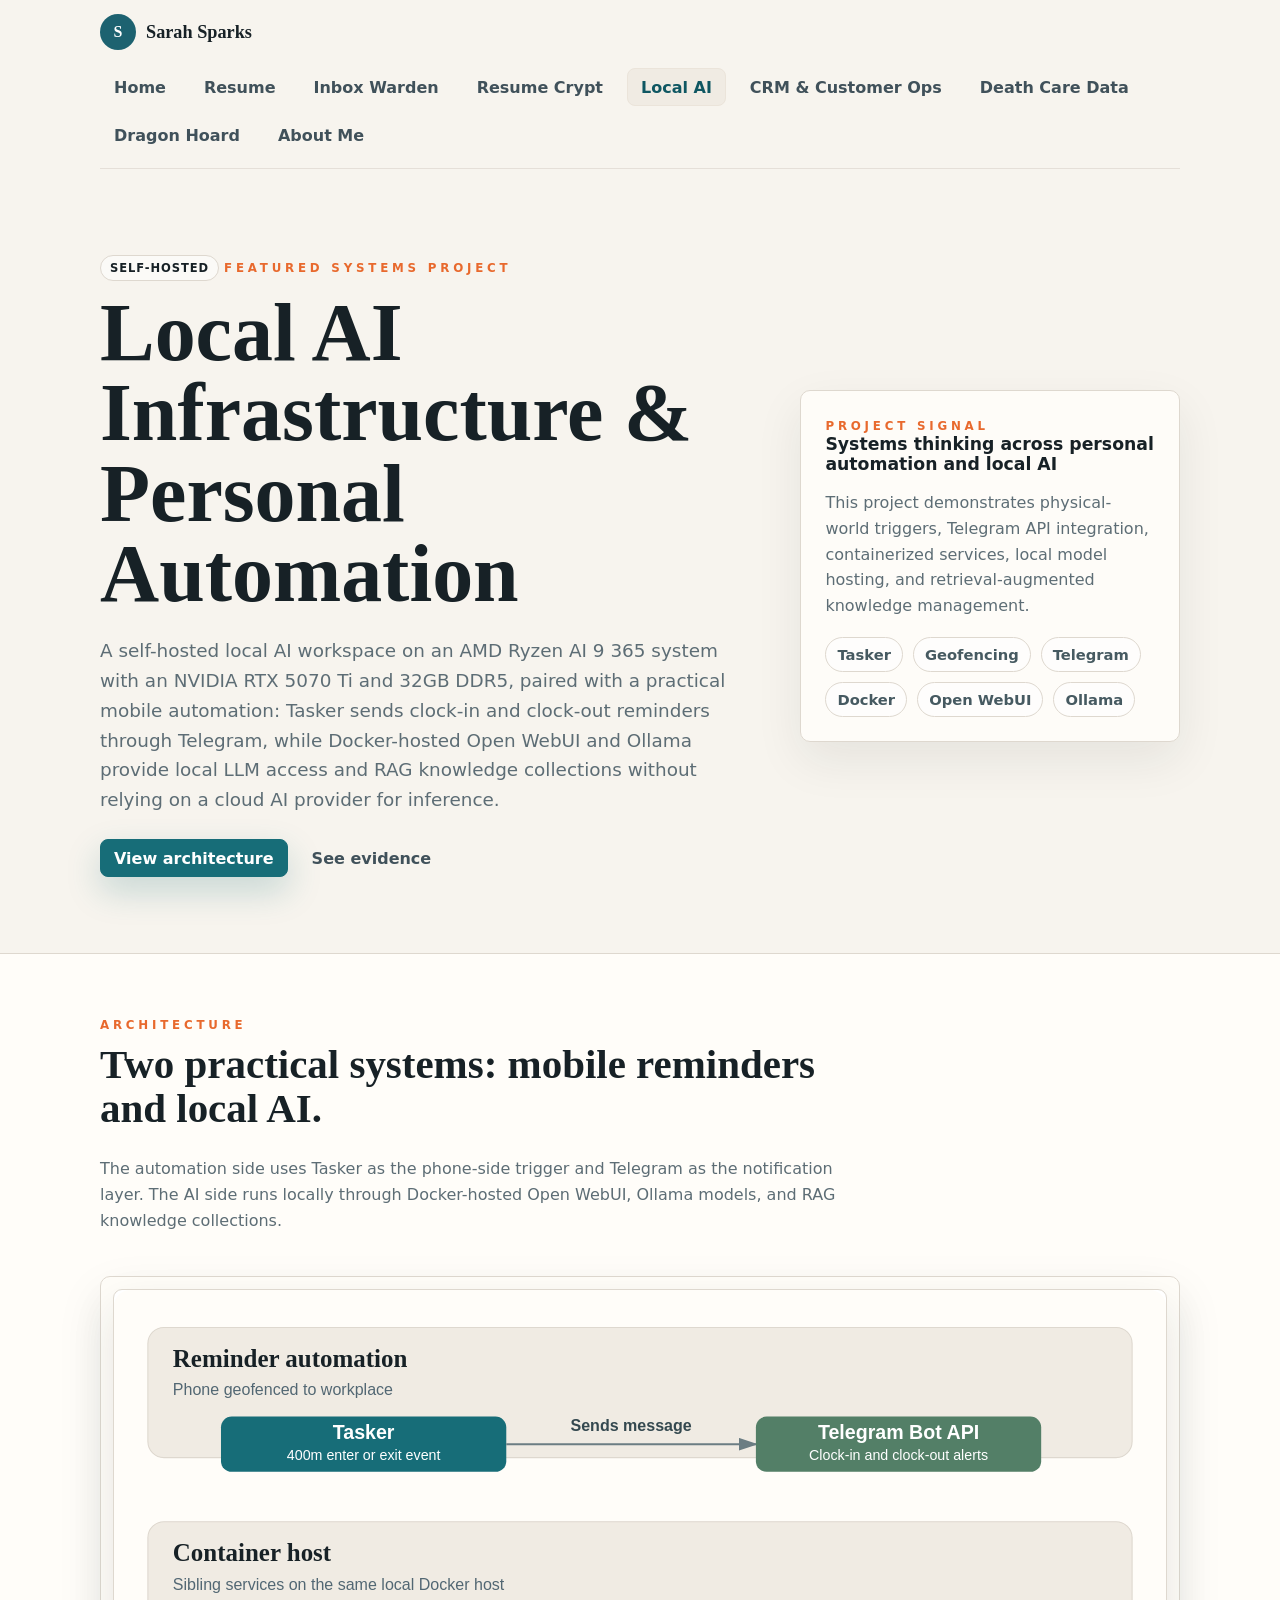
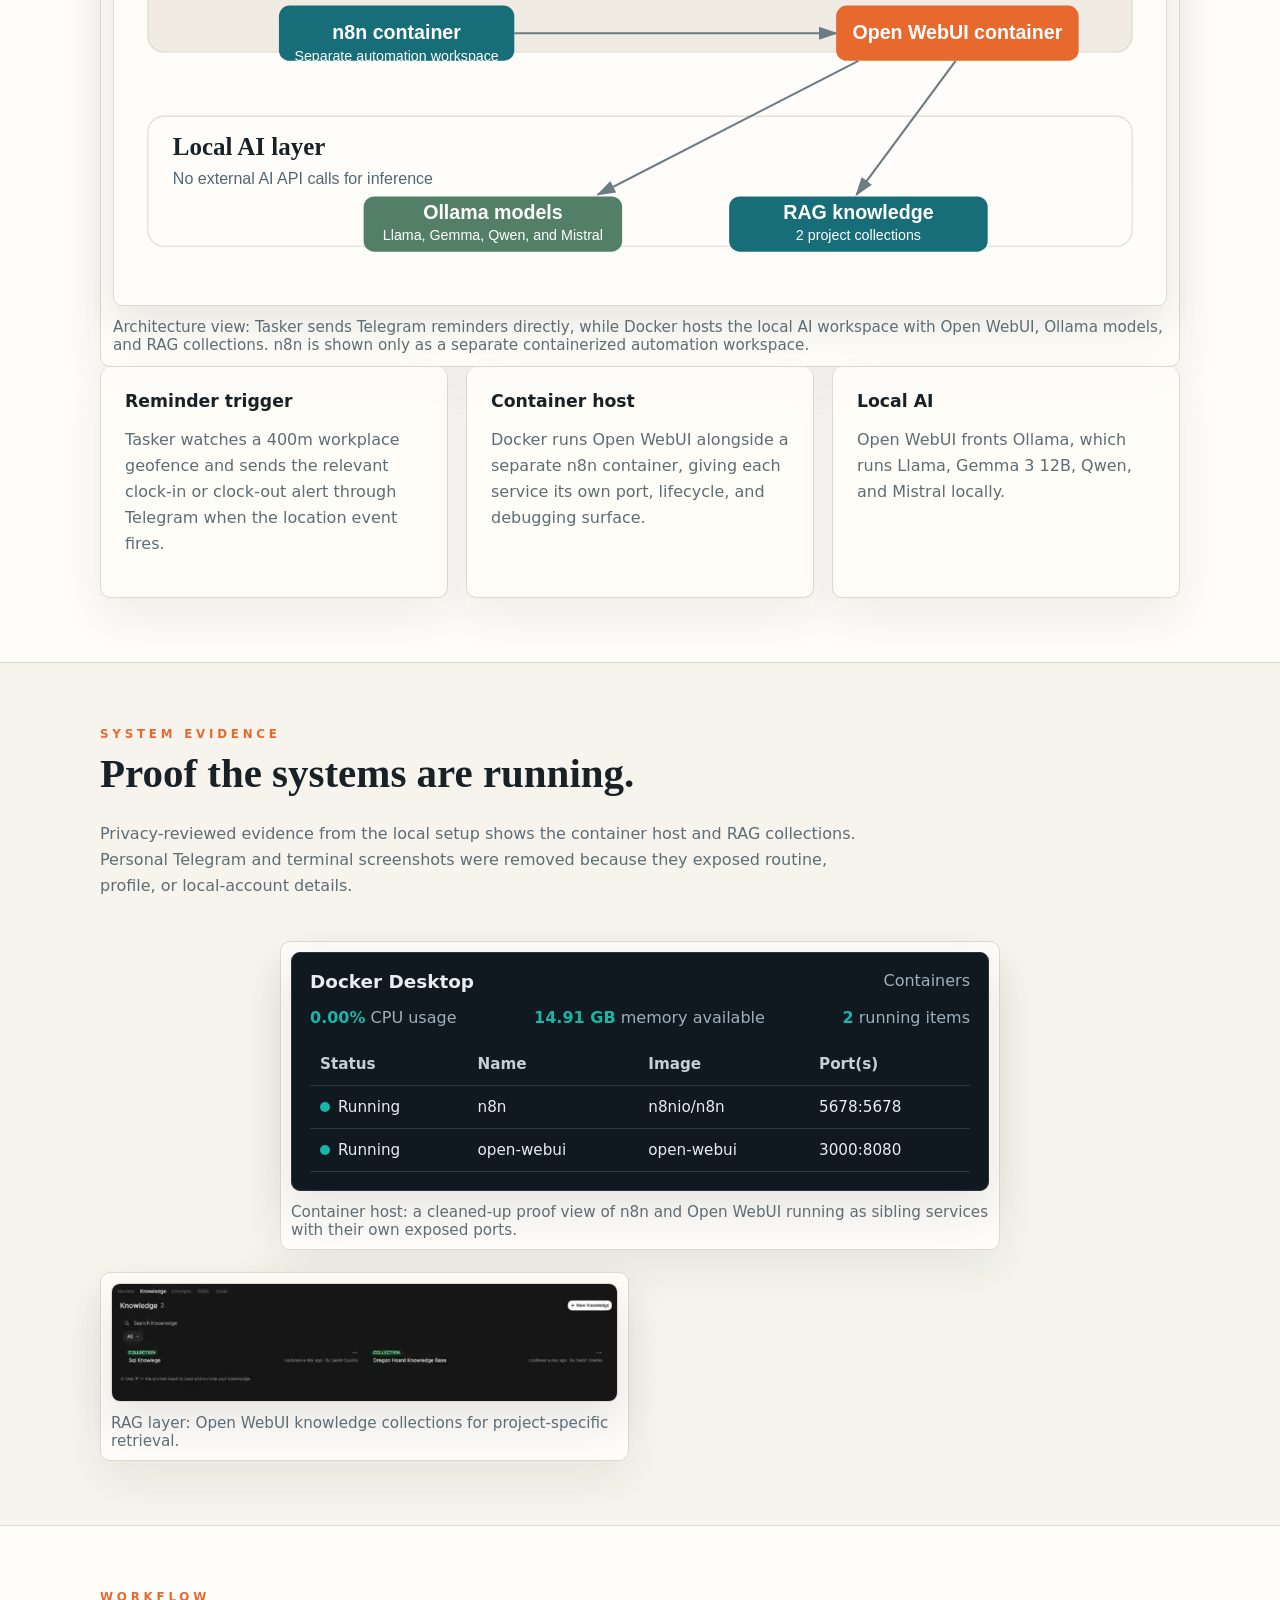
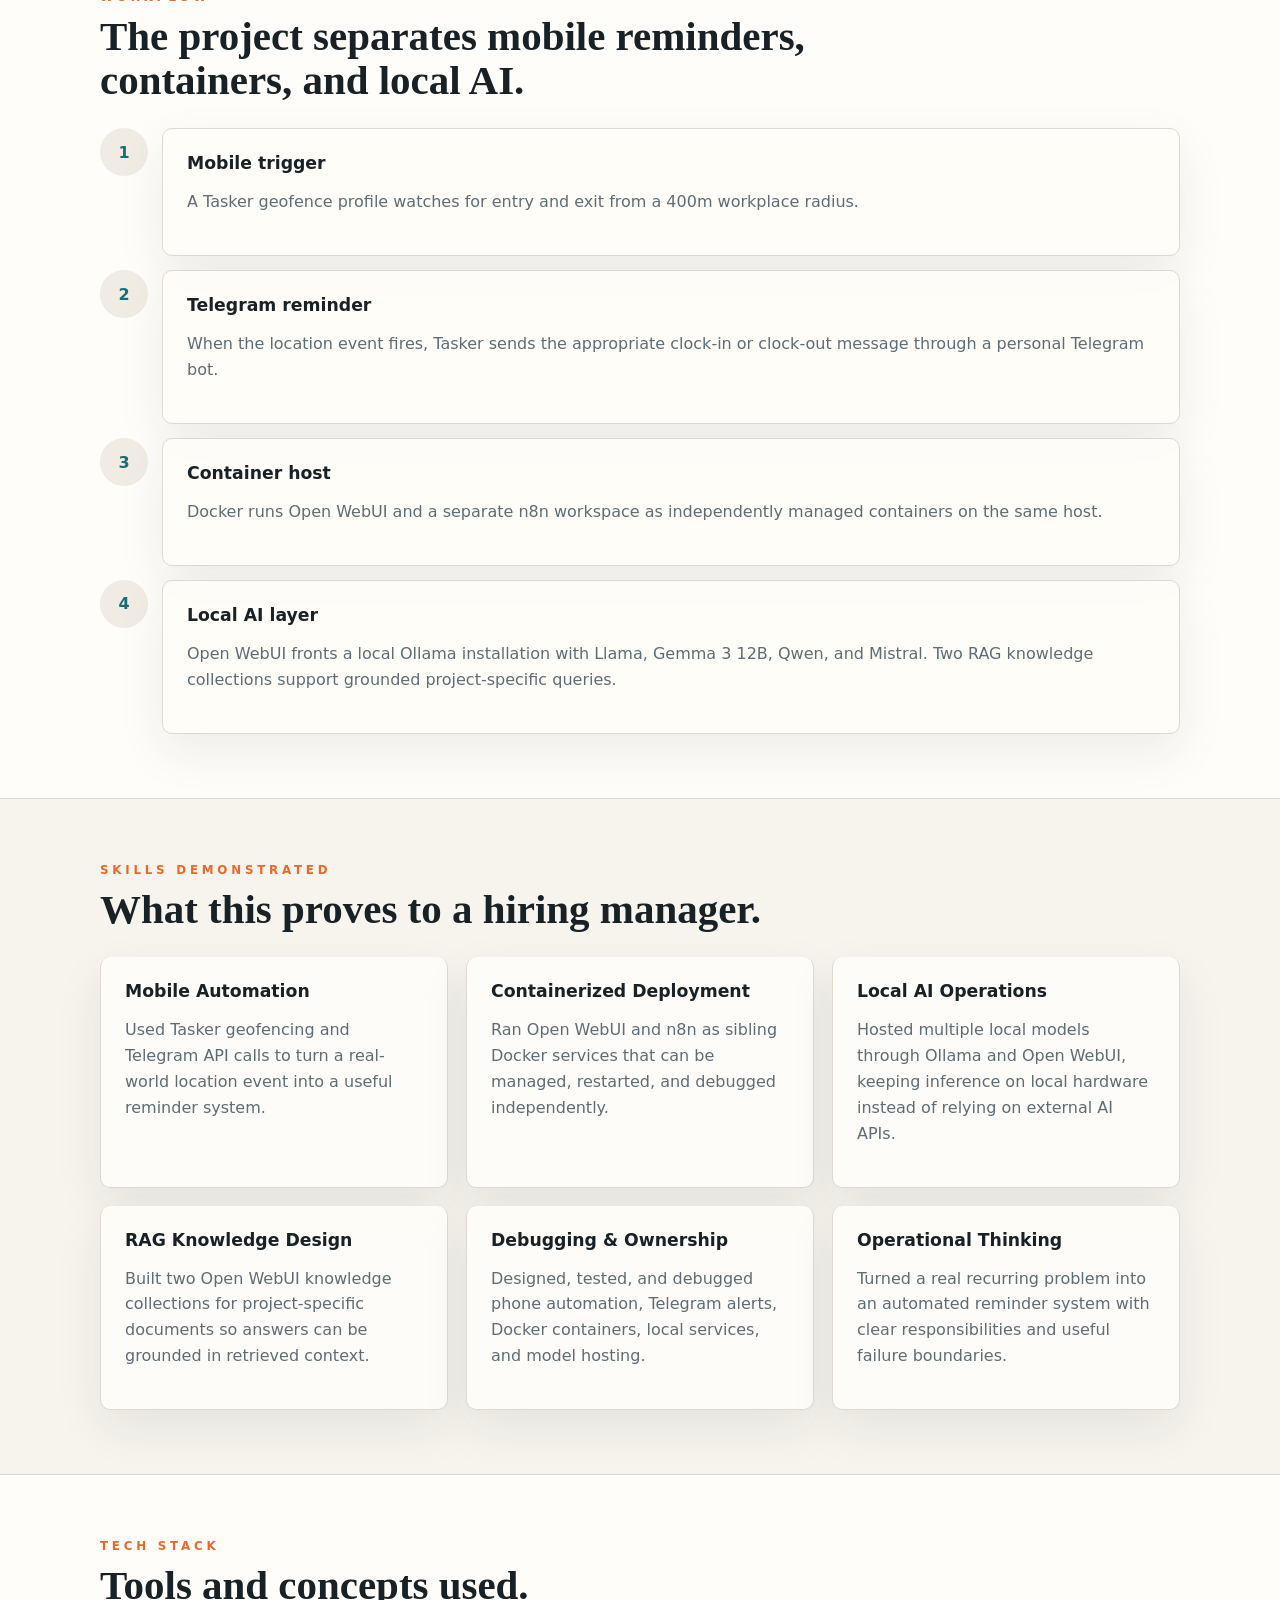
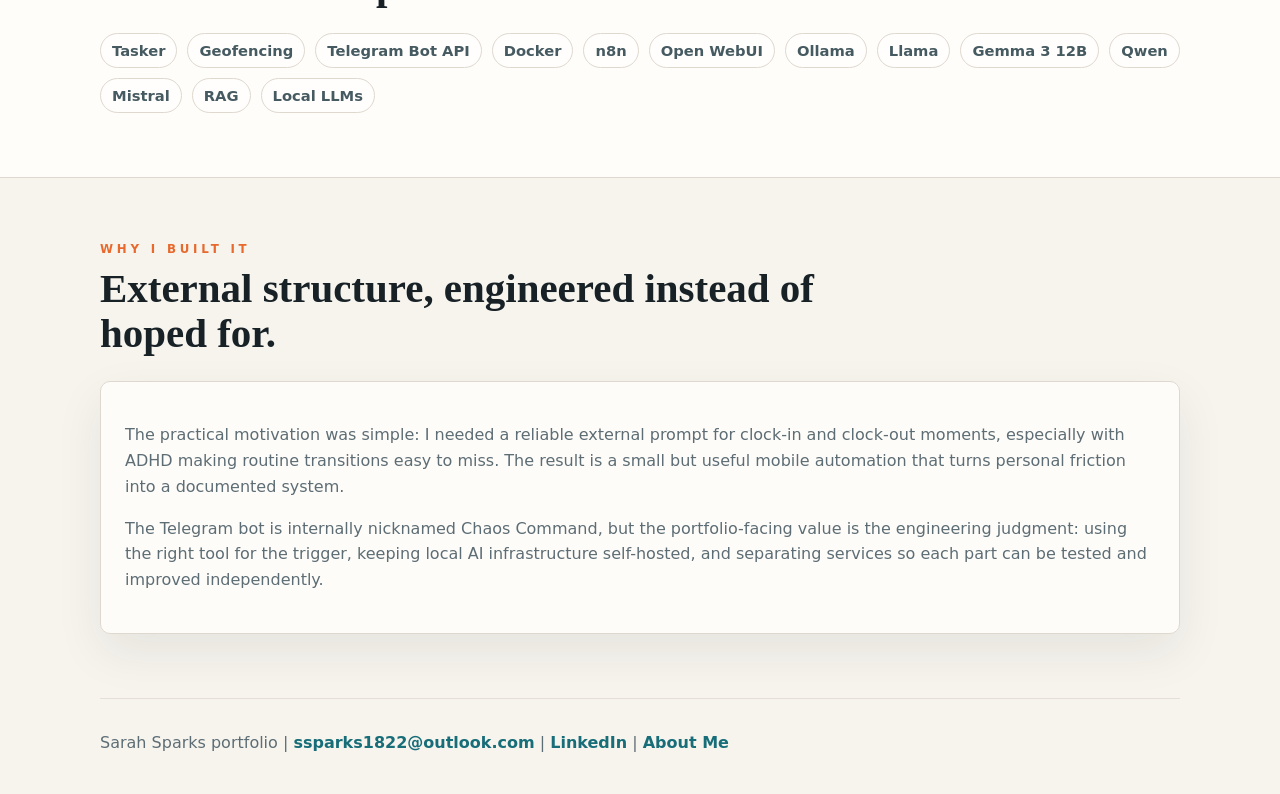
<file: local-ai-infrastructure.html>
<!doctype html>
<html lang="en">
<head>
  <meta charset="utf-8" />
  <meta name="viewport" content="width=device-width, initial-scale=1" />
  <title>Local AI Infrastructure & Personal Automation | Sarah Sparks</title>
  <meta name="description" content="A self-hosted local AI workspace with Ollama, Open WebUI, Docker, RAG collections, and Tasker-to-Telegram automation." />
  <meta property="og:title" content="Local AI Infrastructure | Sarah Sparks" />
  <meta property="og:description" content="Self-hosted local models, Docker services, RAG collections, and location-triggered notification automation." />
  <meta property="og:type" content="article" />
  <link rel="stylesheet" href="style.css" />
  <script async src="https://www.googletagmanager.com/gtag/js?id=G-N4ZPCLXSCS"></script>
  <script>window.dataLayer=window.dataLayer||[];function gtag(){dataLayer.push(arguments);}gtag('js',new Date());gtag('config','G-N4ZPCLXSCS');</script>
  <script defer src="analytics.js"></script>
</head>
<body>
  <header>
    <div class="brand"><strong>Sarah Sparks</strong><span>AI Operations | Workflow Automation | CRM Systems</span></div>
    <nav aria-label="Portfolio navigation">
      <a class="button" href="index.html">Home</a>
      <a class="button" href="resume.html">Resume</a>
      <a class="button" href="phantom-inbox.html">Inbox Warden</a>
      <a class="button" href="resume-crypt.html">Resume Crypt</a>
      <a class="button active" href="local-ai-infrastructure.html">Local AI</a>
      <a class="button" href="customer-success-portfolio.html">CRM & Customer Ops</a>
      <a class="button" href="death-care-data.html">Death Care Data</a>
      <a class="button" href="dragon-hoard-tracker.html">Dragon Hoard</a>
      <a class="button" href="https://organizedchaosops.com/" target="_blank" rel="noreferrer">About Me</a>
    </nav>
  </header>

  <main>
    <section class="wrap hero">
      <div>
        <span class="status">Self-hosted</span>
        <span class="eyebrow">Featured Systems Project</span>
        <h1>Local AI Infrastructure & Personal Automation</h1>
        <p class="lede">A self-hosted local AI workspace on an AMD Ryzen AI 9 365 system with an NVIDIA RTX 5070 Ti and 32GB DDR5, paired with a practical mobile automation: Tasker sends clock-in and clock-out reminders through Telegram, while Docker-hosted Open WebUI and Ollama provide local LLM access and RAG knowledge collections without relying on a cloud AI provider for inference.</p>
        <div class="actions" style="margin-top:24px">
          <a class="button primary" href="#architecture">View architecture</a>
          <a class="button" href="#evidence">See evidence</a>
        </div>
      </div>
      <aside class="panel">
        <span class="eyebrow">Project Signal</span>
        <h3>Systems thinking across personal automation and local AI</h3>
        <p>This project demonstrates physical-world triggers, Telegram API integration, containerized services, local model hosting, and retrieval-augmented knowledge management.</p>
        <div class="chips" style="margin-top:18px">
          <span class="chip">Tasker</span><span class="chip">Geofencing</span><span class="chip">Telegram</span><span class="chip">Docker</span><span class="chip">Open WebUI</span><span class="chip">Ollama</span>
        </div>
      </aside>
    </section>

    <div class="band" id="architecture">
      <section class="wrap section">
        <div class="section-head">
          <span class="eyebrow">Architecture</span>
          <h2>Two practical systems: mobile reminders and local AI.</h2>
          <p>The automation side uses Tasker as the phone-side trigger and Telegram as the notification layer. The AI side runs locally through Docker-hosted Open WebUI, Ollama models, and RAG knowledge collections.</p>
        </div>
        <figure class="evidence architecture-chart">
          <svg viewBox="0 0 1180 690" role="img" aria-label="Architecture chart showing Tasker geofence sending Telegram alerts, plus Docker-hosted Open WebUI, Ollama models, and RAG knowledge collections">
            <defs>
              <marker id="arrow" markerWidth="10" markerHeight="10" refX="8" refY="3" orient="auto" markerUnits="strokeWidth"><path d="M0,0 L0,6 L9,3 z" fill="#6b7d83" /></marker>
            </defs>
            <rect width="1180" height="690" rx="18" fill="#fffdf9" />
            <g class="chart-layer">
              <rect x="38" y="42" width="1104" height="146" rx="18" />
              <text x="66" y="86" class="chart-title">Reminder automation</text>
              <text x="66" y="118" class="chart-subtitle">Phone geofenced to workplace</text>
              <rect x="120" y="142" width="320" height="62" rx="12" class="chart-node teal" />
              <text x="280" y="167" class="chart-node-title">Tasker</text>
              <text x="280" y="191" class="chart-node-subtitle">400m enter or exit event</text>
              <line x1="440" y1="173" x2="720" y2="173" class="chart-arrow" />
              <text x="580" y="158" class="chart-label">Sends message</text>
              <rect x="720" y="142" width="320" height="62" rx="12" class="chart-node green" />
              <text x="880" y="167" class="chart-node-title">Telegram Bot API</text>
              <text x="880" y="191" class="chart-node-subtitle">Clock-in and clock-out alerts</text>
            </g>
            <g class="chart-layer">
              <rect x="38" y="260" width="1104" height="146" rx="18" />
              <text x="66" y="304" class="chart-title">Container host</text>
              <text x="66" y="336" class="chart-subtitle">Sibling services on the same local Docker host</text>
              <rect x="185" y="354" width="264" height="62" rx="12" class="chart-node teal" />
              <text x="317" y="392" class="chart-node-title">n8n container</text>
              <text x="317" y="416" class="chart-node-subtitle">Separate automation workspace</text>
              <line x1="449" y1="385" x2="810" y2="385" class="chart-arrow" />
              <rect x="810" y="354" width="272" height="62" rx="12" class="chart-node amber" />
              <text x="946" y="392" class="chart-node-title">Open WebUI container</text>
            </g>
            <g class="chart-layer">
              <rect x="38" y="478" width="1104" height="146" rx="18" />
              <text x="66" y="522" class="chart-title">Local AI layer</text>
              <text x="66" y="554" class="chart-subtitle">No external AI API calls for inference</text>
              <line x1="835" y1="416" x2="543" y2="566" class="chart-arrow" />
              <line x1="944" y1="416" x2="833" y2="566" class="chart-arrow" />
              <rect x="280" y="568" width="290" height="62" rx="12" class="chart-node green" />
              <text x="425" y="593" class="chart-node-title">Ollama models</text>
              <text x="425" y="617" class="chart-node-subtitle">Llama, Gemma, Qwen, and Mistral</text>
              <rect x="690" y="568" width="290" height="62" rx="12" class="chart-node teal" />
              <text x="835" y="593" class="chart-node-title">RAG knowledge</text>
              <text x="835" y="617" class="chart-node-subtitle">2 project collections</text>
            </g>
          </svg>
          <figcaption class="caption">Architecture view: Tasker sends Telegram reminders directly, while Docker hosts the local AI workspace with Open WebUI, Ollama models, and RAG collections. n8n is shown only as a separate containerized automation workspace.</figcaption>
        </figure>
        <div class="grid-3">
          <article class="card"><h3>Reminder trigger</h3><p>Tasker watches a 400m workplace geofence and sends the relevant clock-in or clock-out alert through Telegram when the location event fires.</p></article>
          <article class="card" data-accent="teal"><h3>Container host</h3><p>Docker runs Open WebUI alongside a separate n8n container, giving each service its own port, lifecycle, and debugging surface.</p></article>
          <article class="card" data-accent="green"><h3>Local AI</h3><p>Open WebUI fronts Ollama, which runs Llama, Gemma 3 12B, Qwen, and Mistral locally.</p></article>
        </div>
      </section>
    </div>

    <section class="wrap section" id="evidence">
      <div class="section-head">
        <span class="eyebrow">System Evidence</span>
        <h2>Proof the systems are running.</h2>
        <p>Privacy-reviewed evidence from the local setup shows the container host and RAG collections. Personal Telegram and terminal screenshots were removed because they exposed routine, profile, or local-account details.</p>
      </div>
<figure class="evidence docker-proof">
        <div class="docker-card" role="img" aria-label="Clean Docker proof card listing two running containers: n8n and open-webui">
          <div class="docker-top"><strong>Docker Desktop</strong><span>Containers</span></div>
          <div class="docker-metrics"><span><strong>0.00%</strong> CPU usage</span><span><strong>14.91 GB</strong> memory available</span><span><strong>2</strong> running items</span></div>
          <table>
            <thead><tr><th>Status</th><th>Name</th><th>Image</th><th>Port(s)</th></tr></thead>
            <tbody>
              <tr><td><span class="status-dot"></span>Running</td><td>n8n</td><td>n8nio/n8n</td><td>5678:5678</td></tr>
              <tr><td><span class="status-dot"></span>Running</td><td>open-webui</td><td>open-webui</td><td>3000:8080</td></tr>
            </tbody>
          </table>
        </div>
        <figcaption class="caption">Container host: a cleaned-up proof view of n8n and Open WebUI running as sibling services with their own exposed ports.</figcaption>
      </figure>
      <figure class="evidence">
        <img src="assets/local-ai-openwebui-knowledge.webp" alt="Open WebUI knowledge page showing two RAG collections" loading="lazy" />
        <figcaption class="caption">RAG layer: Open WebUI knowledge collections for project-specific retrieval.</figcaption>
      </figure>
</section>

    <div class="band">
      <section class="wrap section">
        <div class="section-head">
          <span class="eyebrow">Workflow</span>
          <h2>The project separates mobile reminders, containers, and local AI.</h2>
        </div>
        <div class="timeline">
          <div class="step"><div class="num">1</div><div class="panel"><h3>Mobile trigger</h3><p>A Tasker geofence profile watches for entry and exit from a 400m workplace radius.</p></div></div>
          <div class="step"><div class="num">2</div><div class="panel"><h3>Telegram reminder</h3><p>When the location event fires, Tasker sends the appropriate clock-in or clock-out message through a personal Telegram bot.</p></div></div>
          <div class="step"><div class="num">3</div><div class="panel"><h3>Container host</h3><p>Docker runs Open WebUI and a separate n8n workspace as independently managed containers on the same host.</p></div></div>
          <div class="step"><div class="num">4</div><div class="panel"><h3>Local AI layer</h3><p>Open WebUI fronts a local Ollama installation with Llama, Gemma 3 12B, Qwen, and Mistral. Two RAG knowledge collections support grounded project-specific queries.</p></div></div>
        </div>
      </section>
    </div>

    <section class="wrap section" id="skills">
      <div class="section-head">
        <span class="eyebrow">Skills Demonstrated</span>
        <h2>What this proves to a hiring manager.</h2>
      </div>
      <div class="grid-3">
        <article class="card"><h3>Mobile Automation</h3><p>Used Tasker geofencing and Telegram API calls to turn a real-world location event into a useful reminder system.</p></article>
        <article class="card" data-accent="teal"><h3>Containerized Deployment</h3><p>Ran Open WebUI and n8n as sibling Docker services that can be managed, restarted, and debugged independently.</p></article>
        <article class="card" data-accent="green"><h3>Local AI Operations</h3><p>Hosted multiple local models through Ollama and Open WebUI, keeping inference on local hardware instead of relying on external AI APIs.</p></article>
        <article class="card"><h3>RAG Knowledge Design</h3><p>Built two Open WebUI knowledge collections for project-specific documents so answers can be grounded in retrieved context.</p></article>
        <article class="card" data-accent="teal"><h3>Debugging & Ownership</h3><p>Designed, tested, and debugged phone automation, Telegram alerts, Docker containers, local services, and model hosting.</p></article>
        <article class="card" data-accent="amber"><h3>Operational Thinking</h3><p>Turned a real recurring problem into an automated reminder system with clear responsibilities and useful failure boundaries.</p></article>
      </div>
    </section>

    <div class="band">
      <section class="wrap section">
        <div class="section-head">
          <span class="eyebrow">Tech Stack</span>
          <h2>Tools and concepts used.</h2>
        </div>
        <div class="chips">
          <span class="chip">Tasker</span><span class="chip">Geofencing</span><span class="chip">Telegram Bot API</span><span class="chip">Docker</span><span class="chip">n8n</span><span class="chip">Open WebUI</span><span class="chip">Ollama</span><span class="chip">Llama</span><span class="chip">Gemma 3 12B</span><span class="chip">Qwen</span><span class="chip">Mistral</span><span class="chip">RAG</span><span class="chip">Local LLMs</span>
        </div>
      </section>
    </div>

    <section class="wrap section">
      <div class="section-head">
        <span class="eyebrow">Why I Built It</span>
        <h2>External structure, engineered instead of hoped for.</h2>
      </div>
      <div class="panel">
        <p>The practical motivation was simple: I needed a reliable external prompt for clock-in and clock-out moments, especially with ADHD making routine transitions easy to miss. The result is a small but useful mobile automation that turns personal friction into a documented system.</p>
        <p>The Telegram bot is internally nicknamed Chaos Command, but the portfolio-facing value is the engineering judgment: using the right tool for the trigger, keeping local AI infrastructure self-hosted, and separating services so each part can be tested and improved independently.</p>
      </div>
    </section>
  </main>

  <footer>Sarah Sparks portfolio | <a href="mailto:ssparks1822@outlook.com">ssparks1822@outlook.com</a> | <a href="https://www.linkedin.com/in/ssparks1822/" target="_blank" rel="noreferrer">LinkedIn</a> | <a href="https://organizedchaosops.com/" target="_blank" rel="noreferrer">About Me</a></footer>
</body>
</html>
</file>
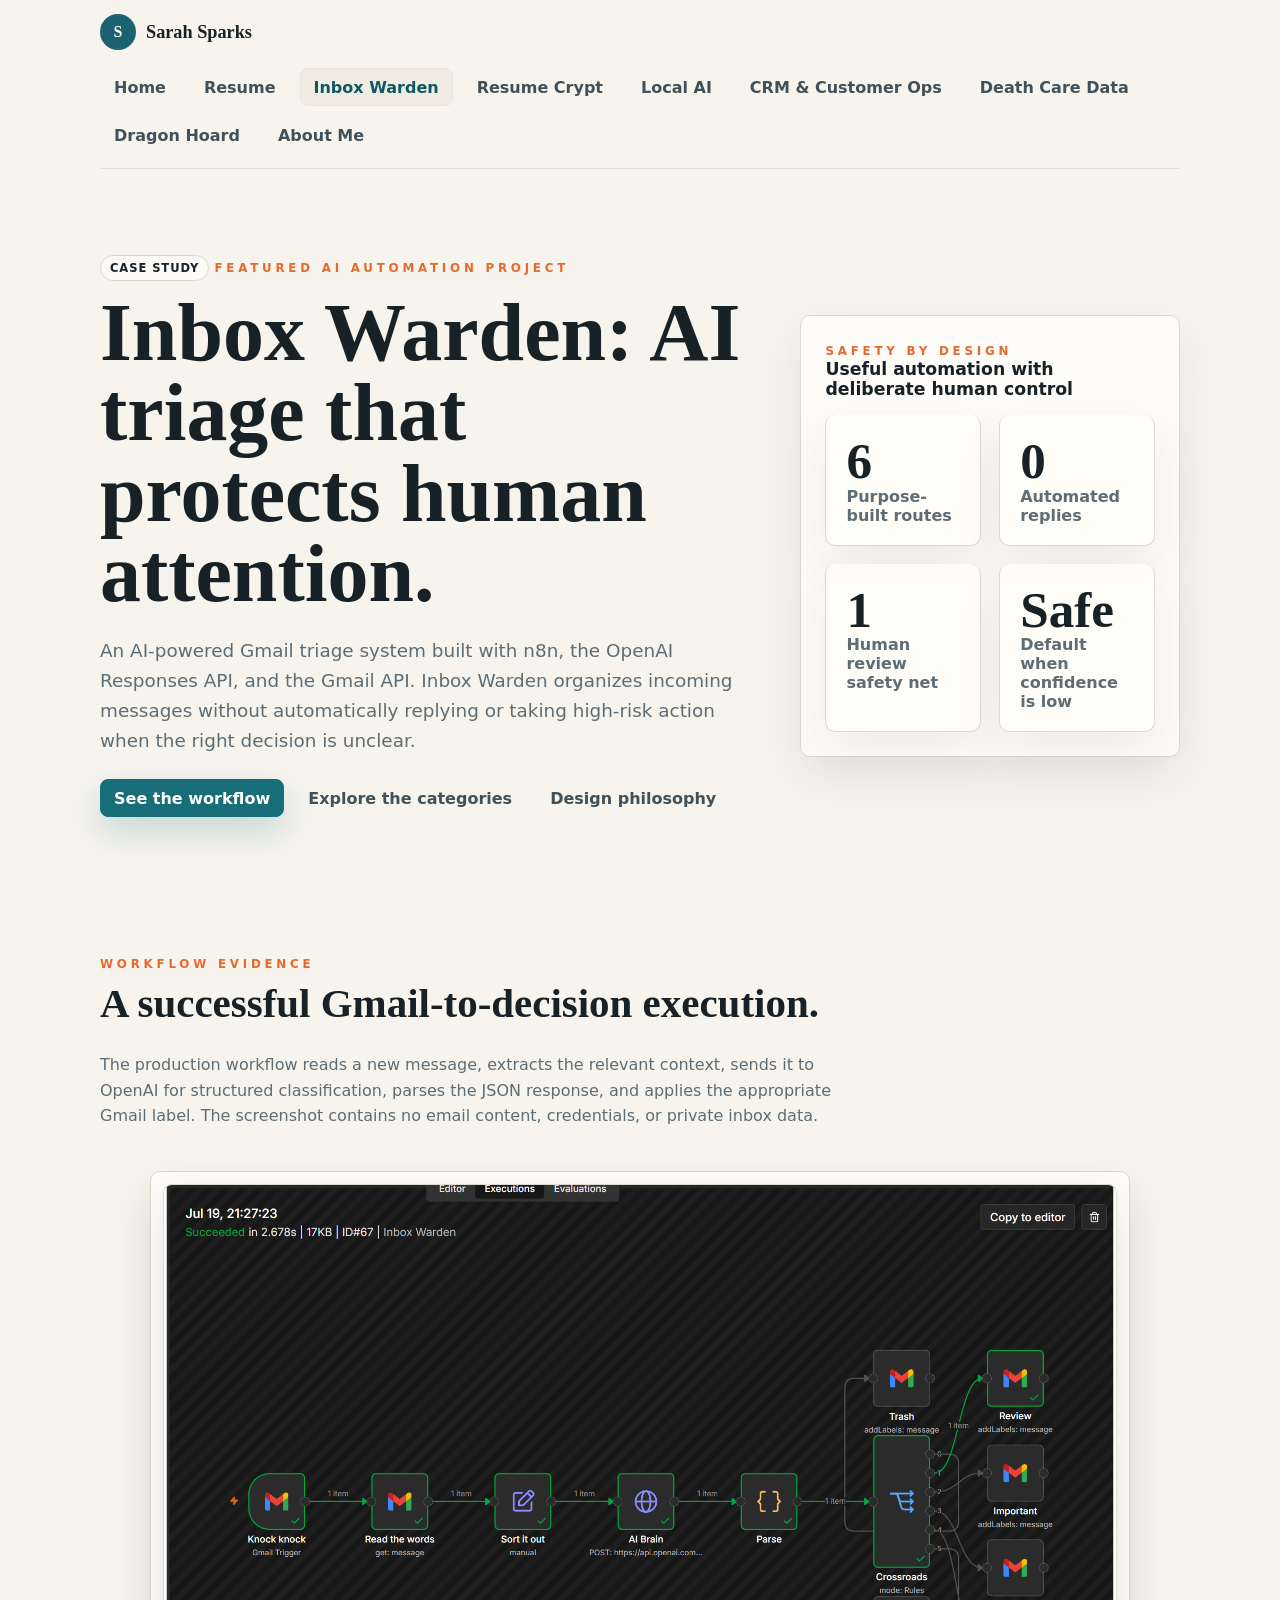
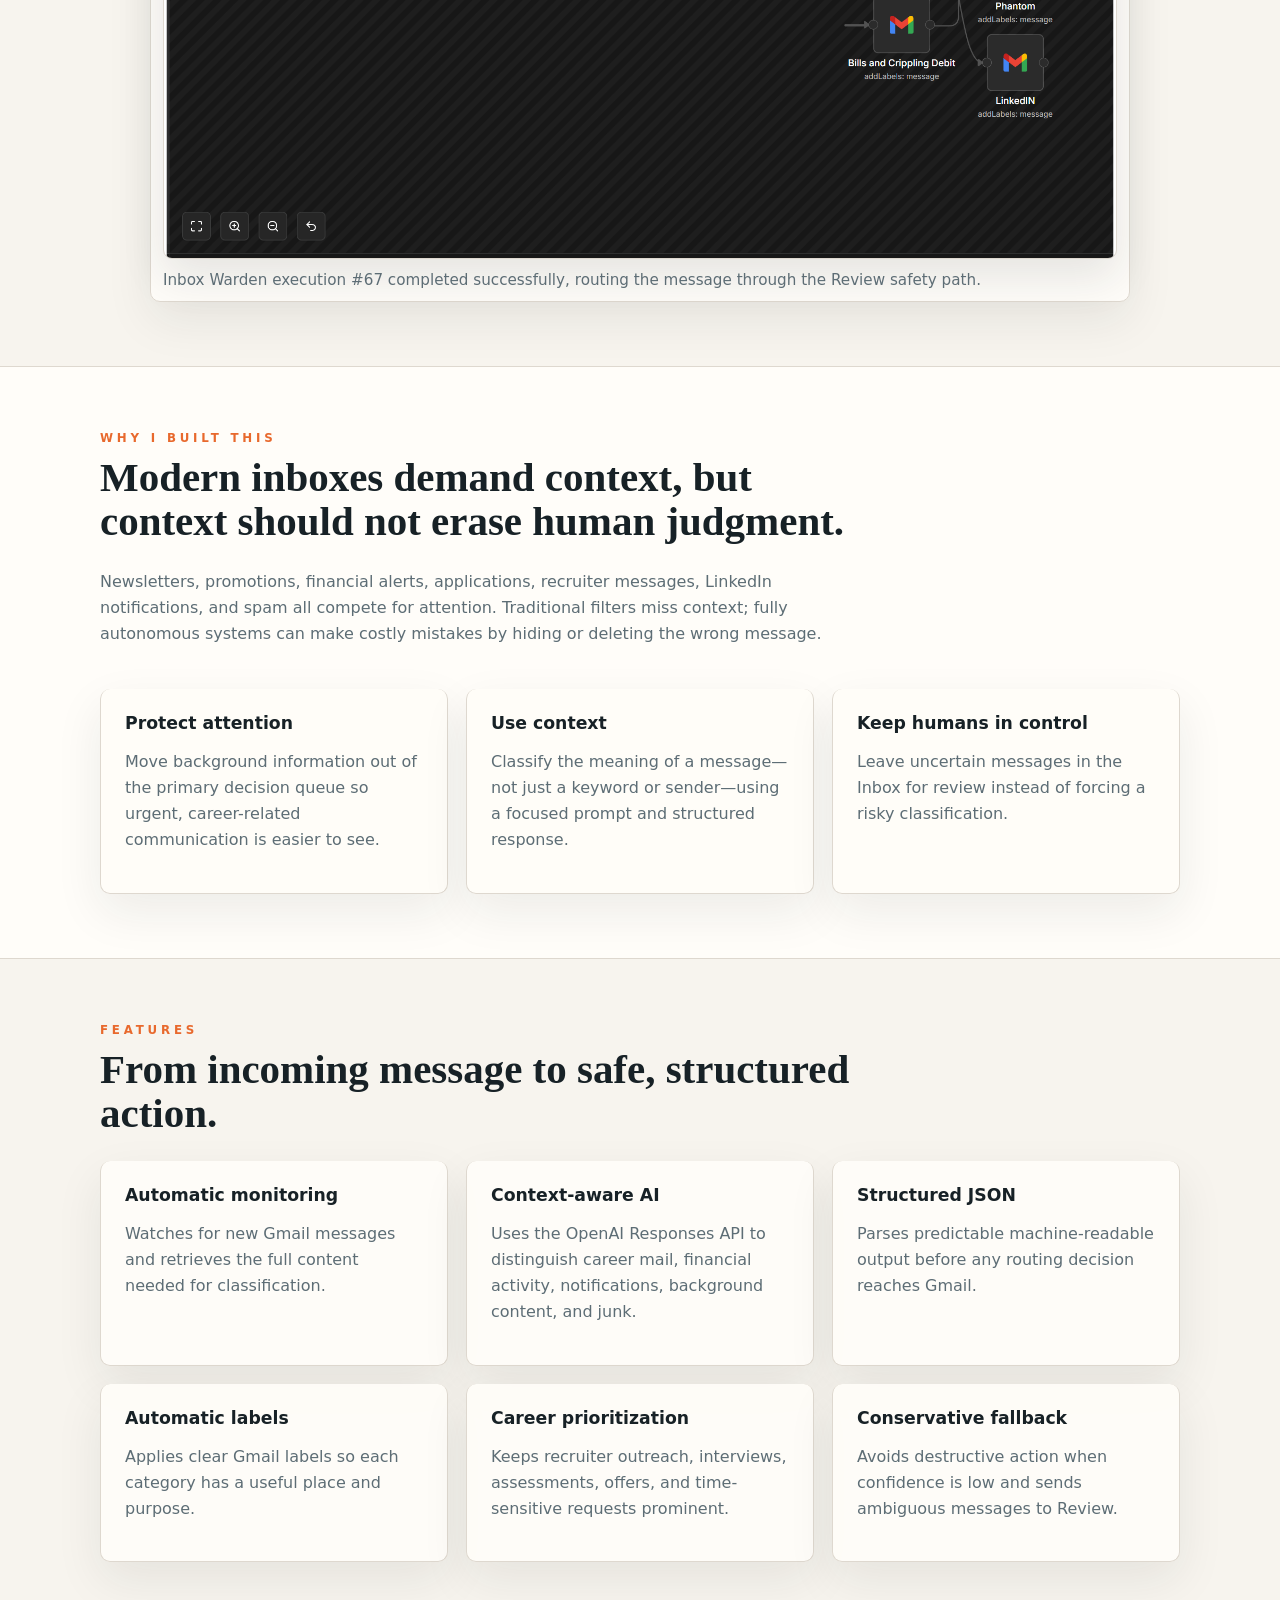
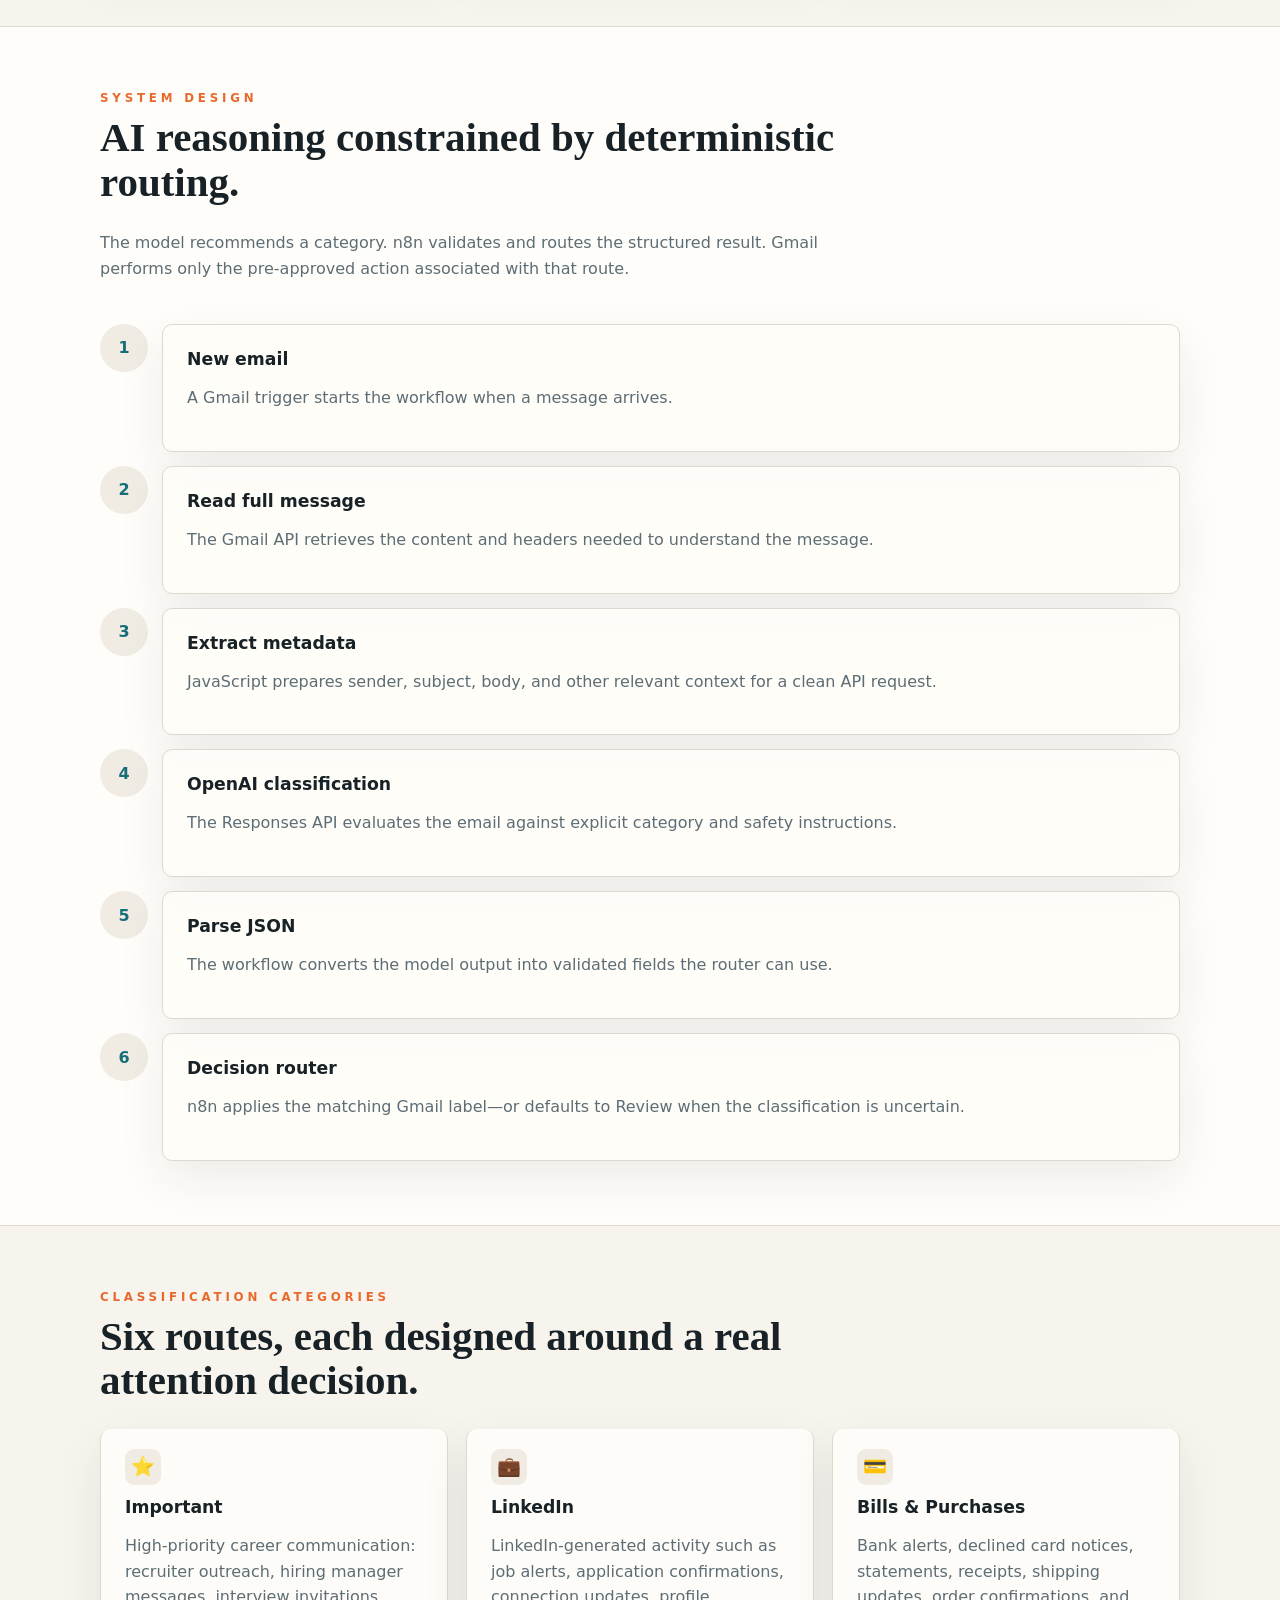
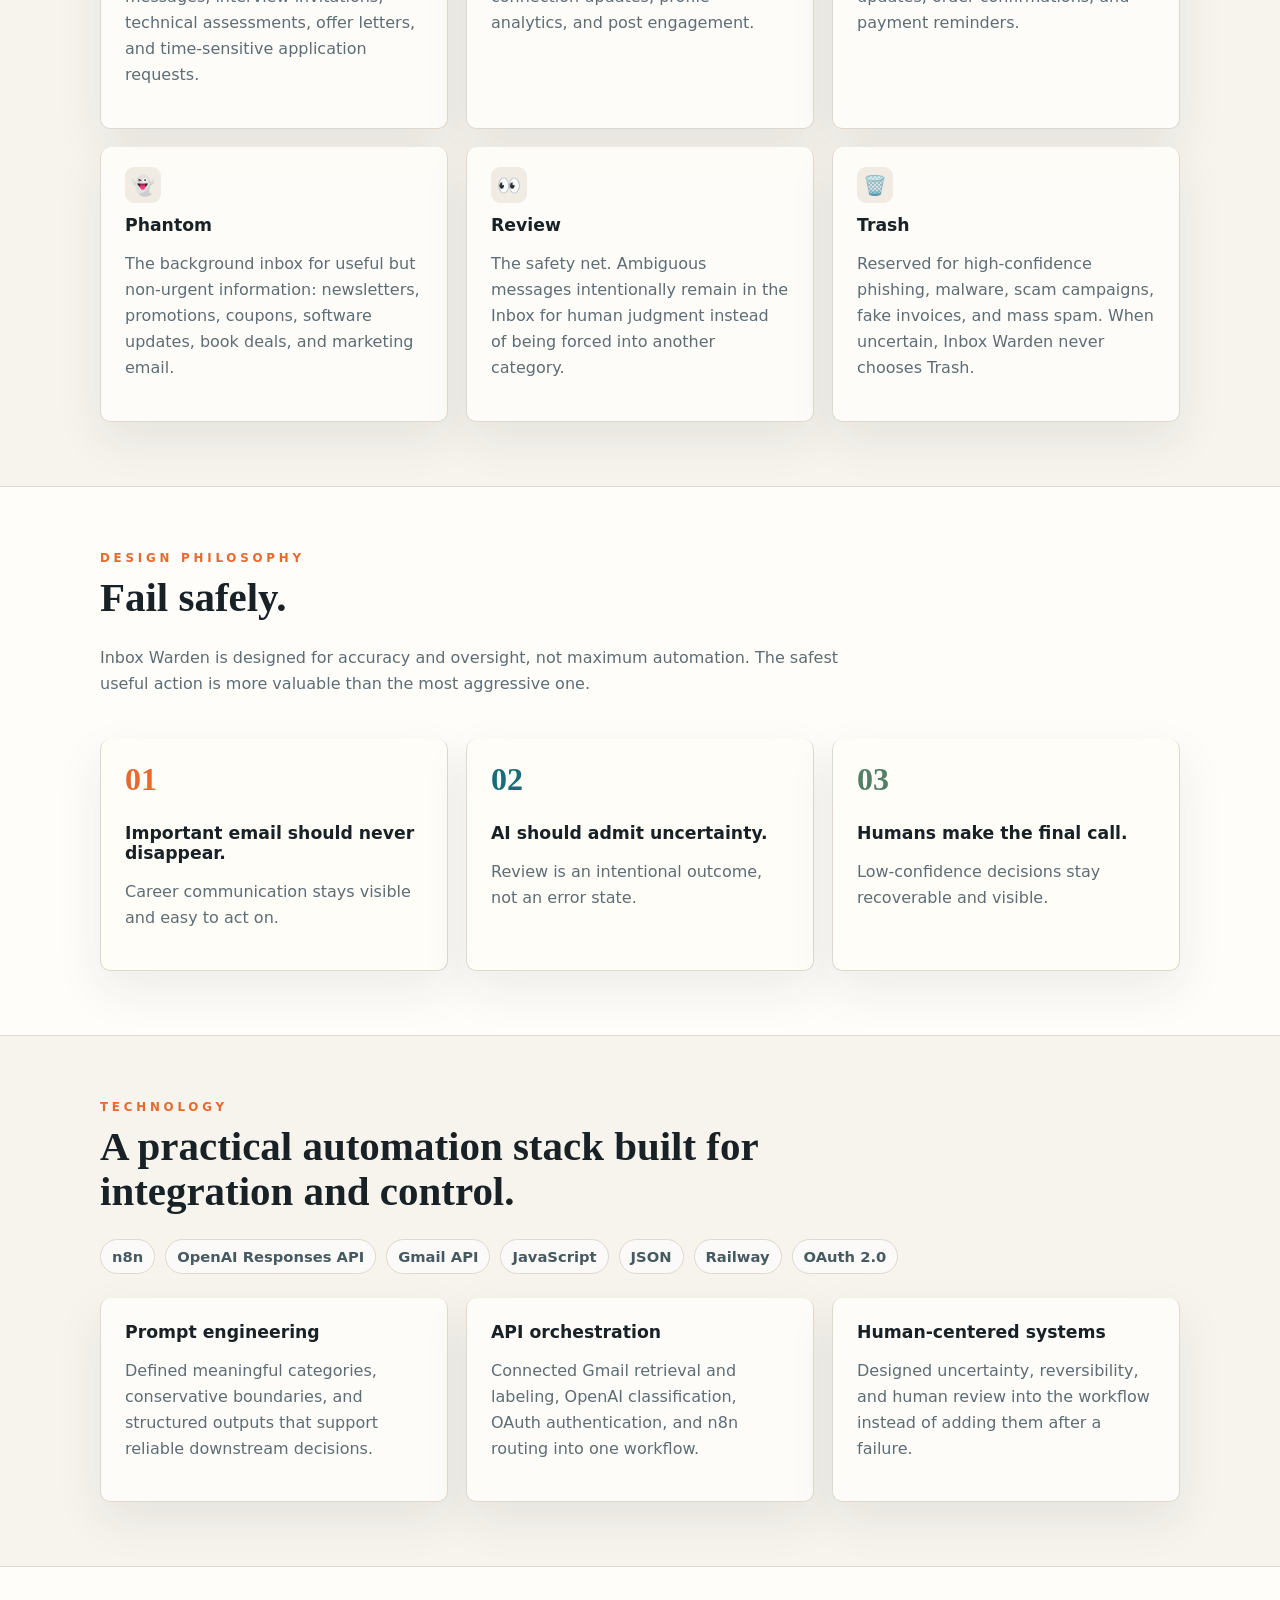
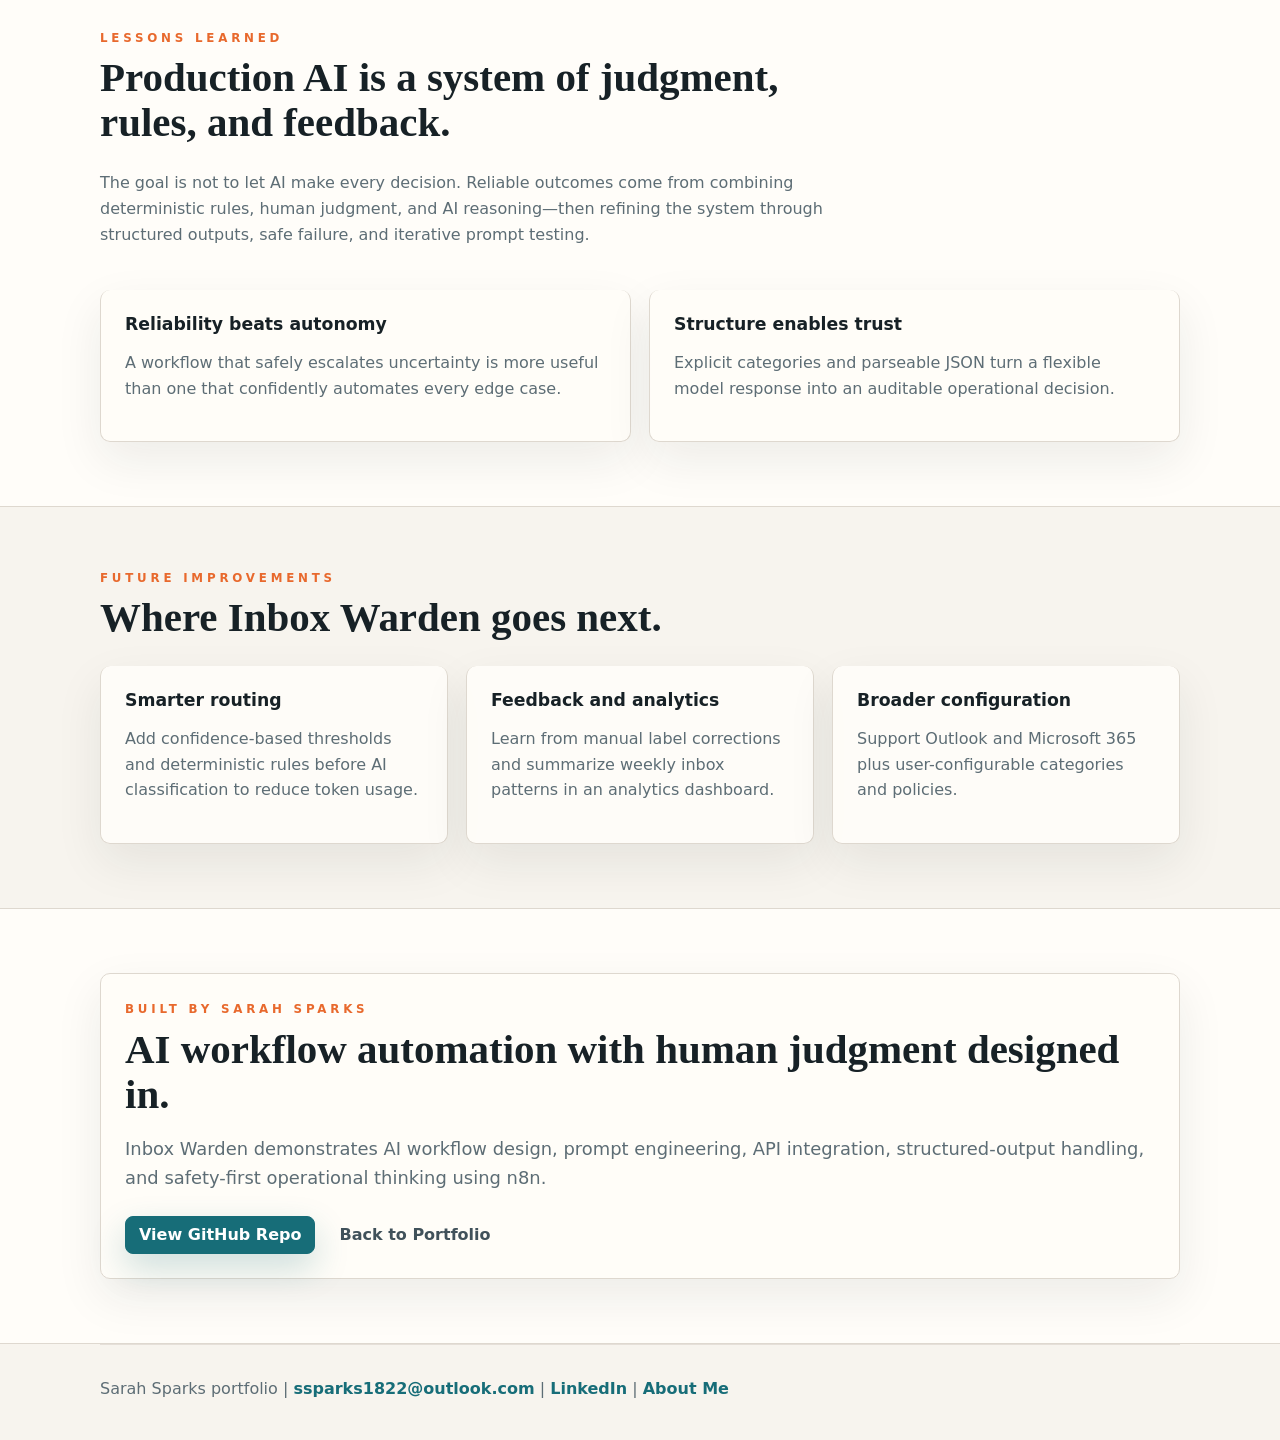
<file: phantom-inbox.html>
<!doctype html>
<html lang="en">
<head>
  <meta charset="utf-8" />
  <meta name="viewport" content="width=device-width, initial-scale=1" />
  <meta name="description" content="Inbox Warden is Sarah Sparks' human-in-the-loop Gmail triage system built with n8n, the OpenAI Responses API, and the Gmail API." />
  <title>Inbox Warden | Sarah Sparks</title>
  <meta property="og:title" content="Inbox Warden | Human-in-the-Loop Gmail Triage" />
  <meta property="og:description" content="Safety-first Gmail triage using n8n, OpenAI structured outputs, six labels, and a human Review fallback." />
  <meta property="og:type" content="article" />
  <link rel="stylesheet" href="style.css" />
  <script async src="https://www.googletagmanager.com/gtag/js?id=G-N4ZPCLXSCS"></script>
  <script>window.dataLayer=window.dataLayer||[];function gtag(){dataLayer.push(arguments);}gtag('js',new Date());gtag('config','G-N4ZPCLXSCS');</script>
  <script defer src="analytics.js"></script>
</head>
<body>
  <header>
    <div class="brand"><strong>Sarah Sparks</strong><span>AI Operations | Workflow Automation | CRM Systems</span></div>
    <nav aria-label="Portfolio navigation">
      <a class="button" href="index.html">Home</a>
      <a class="button" href="resume.html">Resume</a>
      <a class="button active" href="phantom-inbox.html">Inbox Warden</a>
      <a class="button" href="resume-crypt.html">Resume Crypt</a>
      <a class="button" href="local-ai-infrastructure.html">Local AI</a>
      <a class="button" href="customer-success-portfolio.html">CRM & Customer Ops</a>
      <a class="button" href="death-care-data.html">Death Care Data</a>
      <a class="button" href="dragon-hoard-tracker.html">Dragon Hoard</a>
      <a class="button" href="https://organizedchaosops.com/" target="_blank" rel="noreferrer">About Me</a>
    </nav>
  </header>

  <main>
    <section class="wrap hero">
      <div>
        <span class="status">Case study</span>
        <span class="eyebrow">Featured AI Automation Project</span>
        <h1>Inbox Warden: AI triage that protects human attention.</h1>
        <p class="lede">An AI-powered Gmail triage system built with n8n, the OpenAI Responses API, and the Gmail API. Inbox Warden organizes incoming messages without automatically replying or taking high-risk action when the right decision is unclear.</p>
        <div class="actions" style="margin-top:24px">
          <a class="button primary" href="#workflow">See the workflow</a>
          <a class="button" href="#categories">Explore the categories</a>
          <a class="button" href="#philosophy">Design philosophy</a>
        </div>
      </div>
      <aside class="panel">
        <span class="eyebrow">Safety by Design</span>
        <h3>Useful automation with deliberate human control</h3>
        <div class="metrics" style="grid-template-columns:1fr 1fr; margin-top:16px">
          <div class="metric"><strong>6</strong><span>Purpose-built routes</span></div>
          <div class="metric"><strong>0</strong><span>Automated replies</span></div>
          <div class="metric"><strong>1</strong><span>Human review safety net</span></div>
          <div class="metric"><strong>Safe</strong><span>Default when confidence is low</span></div>
        </div>
      </aside>
    </section>

    <section class="wrap section" id="workflow">
      <div class="section-head">
        <span class="eyebrow">Workflow Evidence</span>
        <h2>A successful Gmail-to-decision execution.</h2>
        <p>The production workflow reads a new message, extracts the relevant context, sends it to OpenAI for structured classification, parses the JSON response, and applies the appropriate Gmail label. The screenshot contains no email content, credentials, or private inbox data.</p>
      </div>
      <figure class="evidence">
        <img src="assets/inbox-warden-workflow.svg" alt="Inbox Warden n8n workflow showing Gmail trigger, message retrieval, metadata extraction, OpenAI classification, JSON parsing, decision routing, and six Gmail label outcomes" loading="eager" />
        <figcaption class="caption">Inbox Warden execution #67 completed successfully, routing the message through the Review safety path.</figcaption>
      </figure>
    </section>

    <div class="band">
      <section class="wrap section">
        <div class="section-head">
          <span class="eyebrow">Why I Built This</span>
          <h2>Modern inboxes demand context, but context should not erase human judgment.</h2>
          <p>Newsletters, promotions, financial alerts, applications, recruiter messages, LinkedIn notifications, and spam all compete for attention. Traditional filters miss context; fully autonomous systems can make costly mistakes by hiding or deleting the wrong message.</p>
        </div>
        <div class="grid-3">
          <article class="card"><h3>Protect attention</h3><p>Move background information out of the primary decision queue so urgent, career-related communication is easier to see.</p></article>
          <article class="card" data-accent="teal"><h3>Use context</h3><p>Classify the meaning of a message—not just a keyword or sender—using a focused prompt and structured response.</p></article>
          <article class="card" data-accent="green"><h3>Keep humans in control</h3><p>Leave uncertain messages in the Inbox for review instead of forcing a risky classification.</p></article>
        </div>
      </section>
    </div>

    <section class="wrap section">
      <div class="section-head">
        <span class="eyebrow">Features</span>
        <h2>From incoming message to safe, structured action.</h2>
      </div>
      <div class="grid-3">
        <article class="card"><h3>Automatic monitoring</h3><p>Watches for new Gmail messages and retrieves the full content needed for classification.</p></article>
        <article class="card" data-accent="teal"><h3>Context-aware AI</h3><p>Uses the OpenAI Responses API to distinguish career mail, financial activity, notifications, background content, and junk.</p></article>
        <article class="card" data-accent="green"><h3>Structured JSON</h3><p>Parses predictable machine-readable output before any routing decision reaches Gmail.</p></article>
        <article class="card"><h3>Automatic labels</h3><p>Applies clear Gmail labels so each category has a useful place and purpose.</p></article>
        <article class="card" data-accent="teal"><h3>Career prioritization</h3><p>Keeps recruiter outreach, interviews, assessments, offers, and time-sensitive requests prominent.</p></article>
        <article class="card" data-accent="amber"><h3>Conservative fallback</h3><p>Avoids destructive action when confidence is low and sends ambiguous messages to Review.</p></article>
      </div>
    </section>

    <div class="band">
      <section class="wrap section">
        <div class="section-head">
          <span class="eyebrow">System Design</span>
          <h2>AI reasoning constrained by deterministic routing.</h2>
          <p>The model recommends a category. n8n validates and routes the structured result. Gmail performs only the pre-approved action associated with that route.</p>
        </div>
        <div class="timeline">
          <div class="step"><div class="num">1</div><div class="panel"><h3>New email</h3><p>A Gmail trigger starts the workflow when a message arrives.</p></div></div>
          <div class="step"><div class="num">2</div><div class="panel"><h3>Read full message</h3><p>The Gmail API retrieves the content and headers needed to understand the message.</p></div></div>
          <div class="step"><div class="num">3</div><div class="panel"><h3>Extract metadata</h3><p>JavaScript prepares sender, subject, body, and other relevant context for a clean API request.</p></div></div>
          <div class="step"><div class="num">4</div><div class="panel"><h3>OpenAI classification</h3><p>The Responses API evaluates the email against explicit category and safety instructions.</p></div></div>
          <div class="step"><div class="num">5</div><div class="panel"><h3>Parse JSON</h3><p>The workflow converts the model output into validated fields the router can use.</p></div></div>
          <div class="step"><div class="num">6</div><div class="panel"><h3>Decision router</h3><p>n8n applies the matching Gmail label—or defaults to Review when the classification is uncertain.</p></div></div>
        </div>
      </section>
    </div>

    <section class="wrap section" id="categories">
      <div class="section-head">
        <span class="eyebrow">Classification Categories</span>
        <h2>Six routes, each designed around a real attention decision.</h2>
      </div>
      <div class="grid-3 category-grid">
        <article class="card" data-accent="amber"><span class="category-icon" aria-hidden="true">⭐</span><h3>Important</h3><p>High-priority career communication: recruiter outreach, hiring manager messages, interview invitations, technical assessments, offer letters, and time-sensitive application requests.</p></article>
        <article class="card" data-accent="teal"><span class="category-icon" aria-hidden="true">💼</span><h3>LinkedIn</h3><p>LinkedIn-generated activity such as job alerts, application confirmations, connection updates, profile analytics, and post engagement.</p></article>
        <article class="card" data-accent="green"><span class="category-icon" aria-hidden="true">💳</span><h3>Bills &amp; Purchases</h3><p>Bank alerts, declined card notices, statements, receipts, shipping updates, order confirmations, and payment reminders.</p></article>
        <article class="card"><span class="category-icon" aria-hidden="true">👻</span><h3>Phantom</h3><p>The background inbox for useful but non-urgent information: newsletters, promotions, coupons, software updates, book deals, and marketing email.</p></article>
        <article class="card" data-accent="teal"><span class="category-icon" aria-hidden="true">👀</span><h3>Review</h3><p>The safety net. Ambiguous messages intentionally remain in the Inbox for human judgment instead of being forced into another category.</p></article>
        <article class="card" data-accent="amber"><span class="category-icon" aria-hidden="true">🗑️</span><h3>Trash</h3><p>Reserved for high-confidence phishing, malware, scam campaigns, fake invoices, and mass spam. When uncertain, Inbox Warden never chooses Trash.</p></article>
      </div>
    </section>

    <div class="band" id="philosophy">
      <section class="wrap section">
        <div class="section-head">
          <span class="eyebrow">Design Philosophy</span>
          <h2>Fail safely.</h2>
          <p>Inbox Warden is designed for accuracy and oversight, not maximum automation. The safest useful action is more valuable than the most aggressive one.</p>
        </div>
        <div class="grid-3 principles">
          <article class="card"><strong class="principle-number">01</strong><h3>Important email should never disappear.</h3><p>Career communication stays visible and easy to act on.</p></article>
          <article class="card" data-accent="teal"><strong class="principle-number">02</strong><h3>AI should admit uncertainty.</h3><p>Review is an intentional outcome, not an error state.</p></article>
          <article class="card" data-accent="green"><strong class="principle-number">03</strong><h3>Humans make the final call.</h3><p>Low-confidence decisions stay recoverable and visible.</p></article>
        </div>
      </section>
    </div>

    <section class="wrap section">
      <div class="section-head">
        <span class="eyebrow">Technology</span>
        <h2>A practical automation stack built for integration and control.</h2>
      </div>
      <div class="chips">
        <span class="chip">n8n</span>
        <span class="chip">OpenAI Responses API</span>
        <span class="chip">Gmail API</span>
        <span class="chip">JavaScript</span>
        <span class="chip">JSON</span>
        <span class="chip">Railway</span>
        <span class="chip">OAuth 2.0</span>
      </div>
      <div class="grid-3" style="margin-top:24px">
        <article class="card"><h3>Prompt engineering</h3><p>Defined meaningful categories, conservative boundaries, and structured outputs that support reliable downstream decisions.</p></article>
        <article class="card" data-accent="teal"><h3>API orchestration</h3><p>Connected Gmail retrieval and labeling, OpenAI classification, OAuth authentication, and n8n routing into one workflow.</p></article>
        <article class="card" data-accent="green"><h3>Human-centered systems</h3><p>Designed uncertainty, reversibility, and human review into the workflow instead of adding them after a failure.</p></article>
      </div>
    </section>

    <div class="band" id="lessons">
      <section class="wrap section">
        <div class="section-head">
          <span class="eyebrow">Lessons Learned</span>
          <h2>Production AI is a system of judgment, rules, and feedback.</h2>
          <p>The goal is not to let AI make every decision. Reliable outcomes come from combining deterministic rules, human judgment, and AI reasoning—then refining the system through structured outputs, safe failure, and iterative prompt testing.</p>
        </div>
        <div class="grid-2">
          <article class="card"><h3>Reliability beats autonomy</h3><p>A workflow that safely escalates uncertainty is more useful than one that confidently automates every edge case.</p></article>
          <article class="card" data-accent="teal"><h3>Structure enables trust</h3><p>Explicit categories and parseable JSON turn a flexible model response into an auditable operational decision.</p></article>
        </div>
      </section>
    </div>

    <section class="wrap section">
      <div class="section-head">
        <span class="eyebrow">Future Improvements</span>
        <h2>Where Inbox Warden goes next.</h2>
      </div>
      <div class="grid-3">
        <article class="card"><h3>Smarter routing</h3><p>Add confidence-based thresholds and deterministic rules before AI classification to reduce token usage.</p></article>
        <article class="card" data-accent="teal"><h3>Feedback and analytics</h3><p>Learn from manual label corrections and summarize weekly inbox patterns in an analytics dashboard.</p></article>
        <article class="card" data-accent="green"><h3>Broader configuration</h3><p>Support Outlook and Microsoft 365 plus user-configurable categories and policies.</p></article>
      </div>
    </section>

    <div class="band">
      <section class="wrap section">
        <div class="panel">
          <span class="eyebrow">Built by Sarah Sparks</span>
          <h2 style="margin-top:10px">AI workflow automation with human judgment designed in.</h2>
          <p style="font-size:1.12rem">Inbox Warden demonstrates AI workflow design, prompt engineering, API integration, structured-output handling, and safety-first operational thinking using n8n.</p>
          <div class="actions" style="margin-top:24px">
            <a class="button primary" href="https://github.com/prsesa1822/ssparks" target="_blank" rel="noreferrer">View GitHub Repo</a>
            <a class="button" href="index.html">Back to Portfolio</a>
          </div>
        </div>
      </section>
    </div>
  </main>

  <footer>Sarah Sparks portfolio | <a href="mailto:ssparks1822@outlook.com">ssparks1822@outlook.com</a> | <a href="https://www.linkedin.com/in/ssparks1822/" target="_blank" rel="noreferrer">LinkedIn</a> | <a href="https://organizedchaosops.com/" target="_blank" rel="noreferrer">About Me</a></footer>
</body>
</html>
</file>
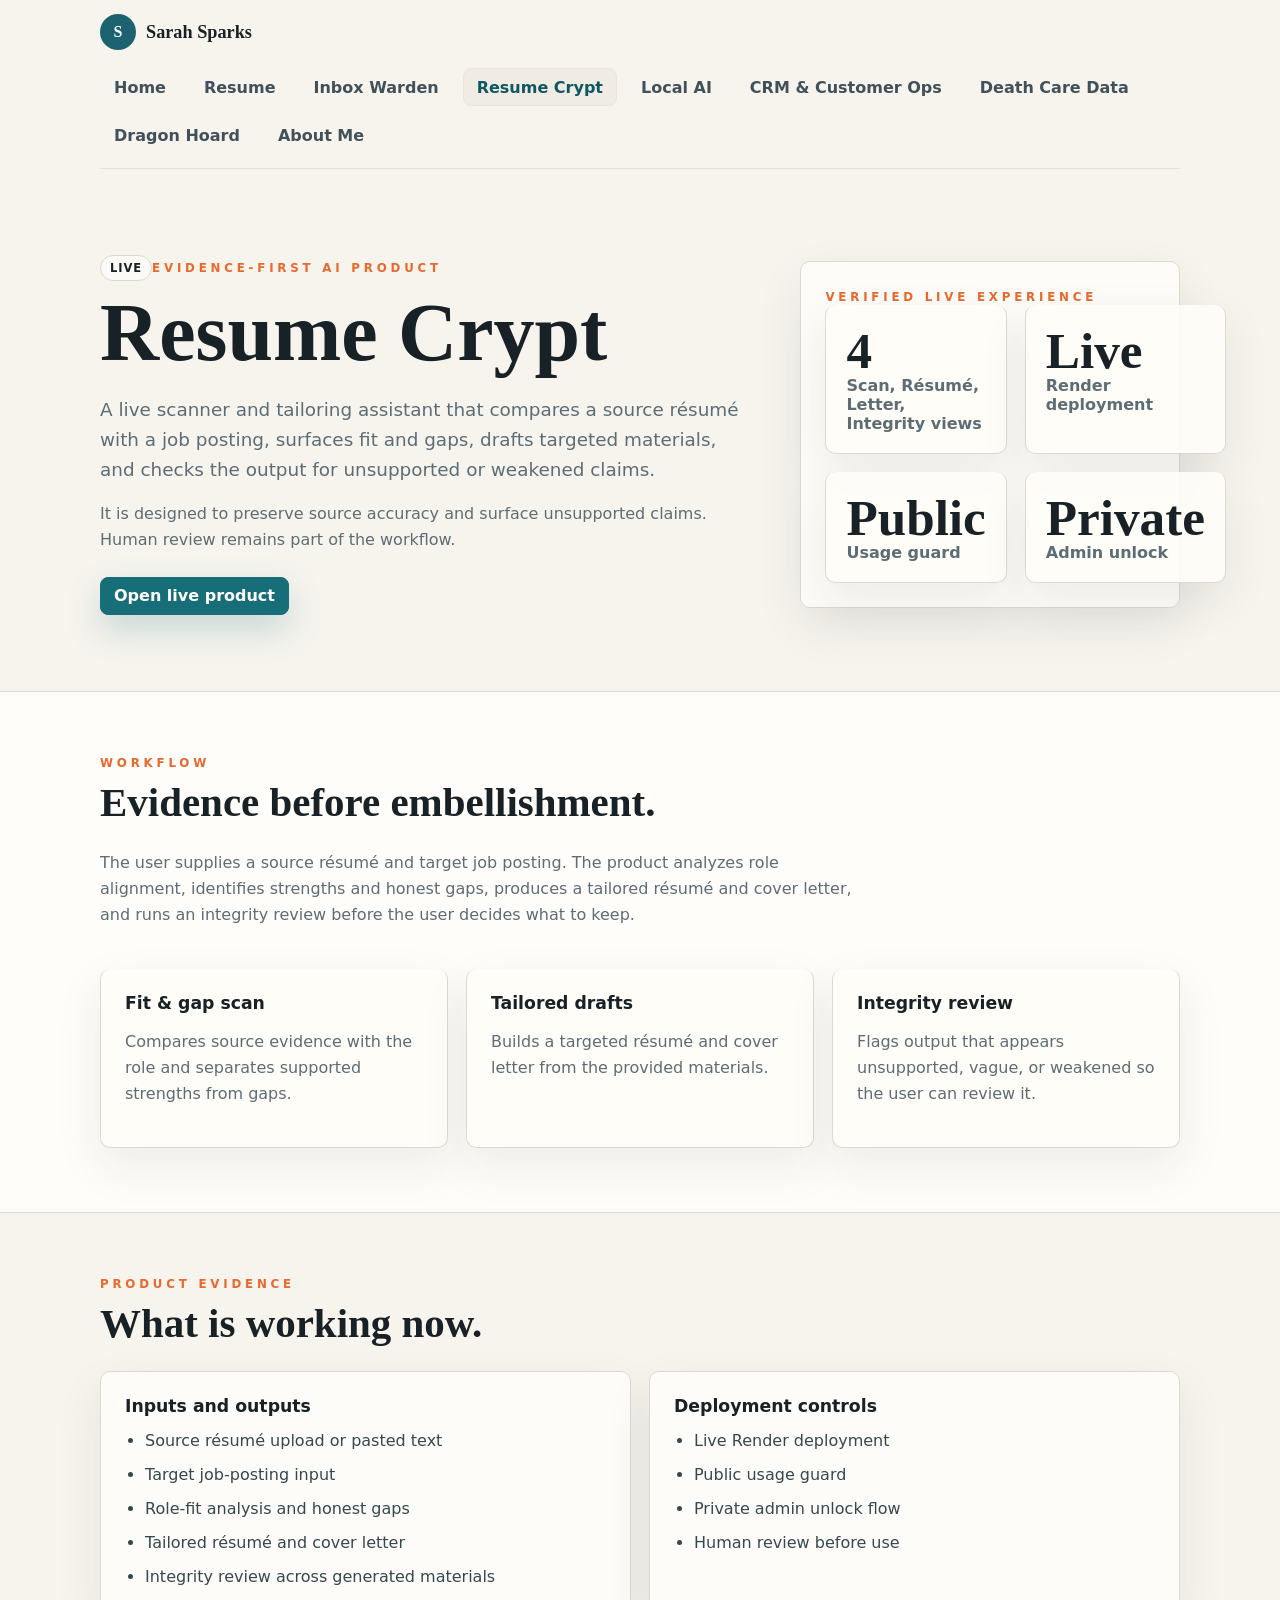
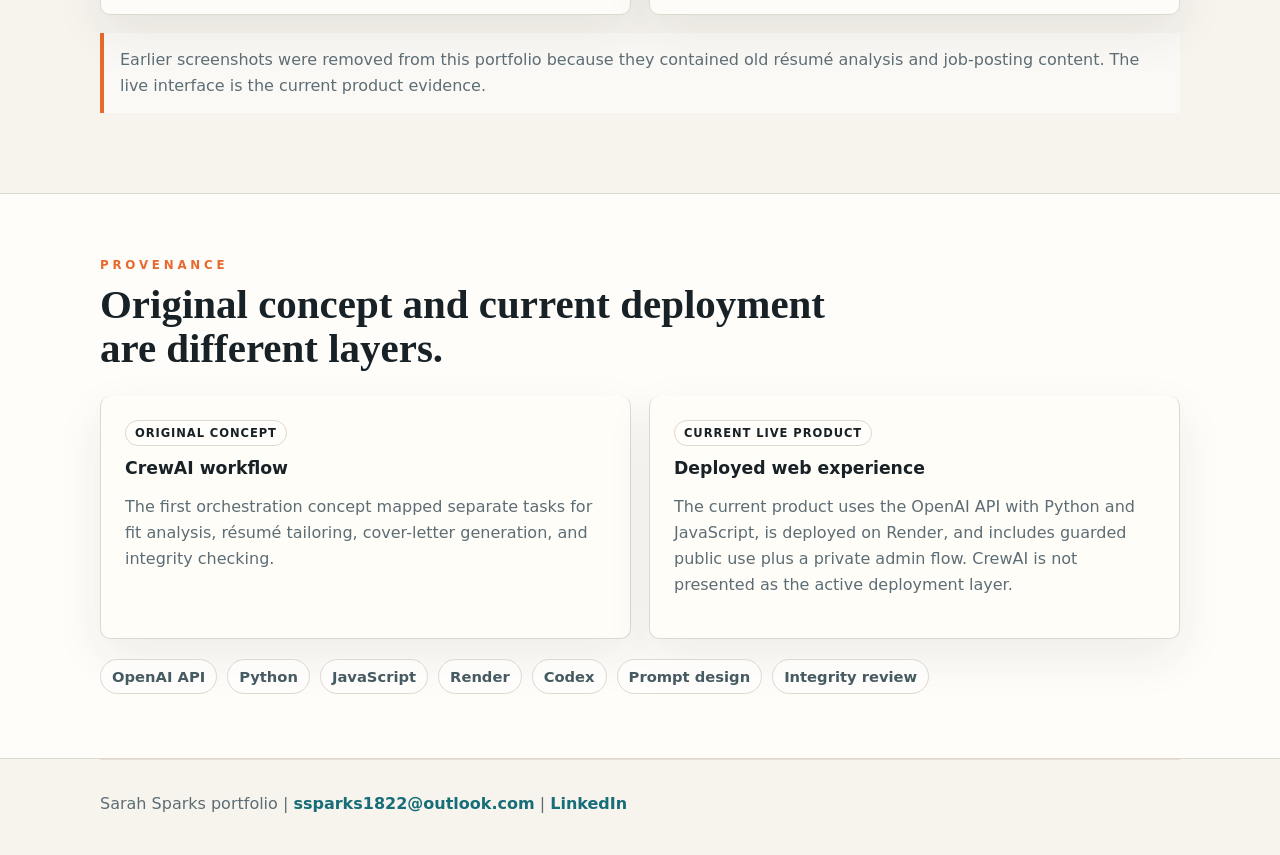
<file: resume-crypt.html>
<!doctype html>
<html lang="en"><head><meta charset="utf-8"/><meta name="viewport" content="width=device-width, initial-scale=1"/>
<title>Resume Crypt | Evidence-First Résumé Assistant</title>
<meta name="description" content="A live evidence-first scanner and tailoring assistant with job fit, tailored résumé, cover letter, and integrity review."/>
<meta property="og:title" content="Resume Crypt | Sarah Sparks"/><meta property="og:description" content="A live evidence-first résumé scanner, tailoring assistant, cover-letter generator, and integrity checker."/><meta property="og:type" content="website"/>
<link rel="stylesheet" href="style.css"/><script defer src="analytics.js"></script></head><body>
<header><div class="brand"><strong>Sarah Sparks</strong><span>AI Operations | Workflow Automation | CRM Systems</span></div><nav aria-label="Portfolio navigation"><a class="button" href="index.html">Home</a><a class="button" href="resume.html">Resume</a><a class="button" href="phantom-inbox.html">Inbox Warden</a><a class="button active" href="resume-crypt.html">Resume Crypt</a><a class="button" href="local-ai-infrastructure.html">Local AI</a><a class="button" href="customer-success-portfolio.html">CRM &amp; Customer Ops</a><a class="button" href="death-care-data.html">Death Care Data</a><a class="button" href="dragon-hoard-tracker.html">Dragon Hoard</a><a class="button" href="https://organizedchaosops.com/" target="_blank" rel="noreferrer">About Me</a></nav></header>
<main>
<section class="wrap hero"><div><span class="status">Live</span><span class="eyebrow">Evidence-first AI product</span><h1>Resume Crypt</h1><p class="lede">A live scanner and tailoring assistant that compares a source résumé with a job posting, surfaces fit and gaps, drafts targeted materials, and checks the output for unsupported or weakened claims.</p><p>It is designed to preserve source accuracy and surface unsupported claims. Human review remains part of the workflow.</p><div class="actions" style="margin-top:24px"><a class="button primary" href="https://resume-crypt.onrender.com" target="_blank" rel="noreferrer">Open live product</a></div></div><aside class="panel"><span class="eyebrow">Verified live experience</span><div class="metrics" style="grid-template-columns:1fr 1fr"><div class="metric"><strong>4</strong><span>Scan, Résumé, Letter, Integrity views</span></div><div class="metric"><strong>Live</strong><span>Render deployment</span></div><div class="metric"><strong>Public</strong><span>Usage guard</span></div><div class="metric"><strong>Private</strong><span>Admin unlock</span></div></div></aside></section>
<div class="band"><section class="wrap section"><div class="section-head"><span class="eyebrow">Workflow</span><h2>Evidence before embellishment.</h2><p>The user supplies a source résumé and target job posting. The product analyzes role alignment, identifies strengths and honest gaps, produces a tailored résumé and cover letter, and runs an integrity review before the user decides what to keep.</p></div><div class="grid-3">
<article class="card"><h3>Fit &amp; gap scan</h3><p>Compares source evidence with the role and separates supported strengths from gaps.</p></article>
<article class="card" data-accent="teal"><h3>Tailored drafts</h3><p>Builds a targeted résumé and cover letter from the provided materials.</p></article>
<article class="card" data-accent="green"><h3>Integrity review</h3><p>Flags output that appears unsupported, vague, or weakened so the user can review it.</p></article>
</div></section></div>
<section class="wrap section"><div class="section-head"><span class="eyebrow">Product evidence</span><h2>What is working now.</h2></div><div class="grid-2">
<div class="panel"><h3>Inputs and outputs</h3><ul><li>Source résumé upload or pasted text</li><li>Target job-posting input</li><li>Role-fit analysis and honest gaps</li><li>Tailored résumé and cover letter</li><li>Integrity review across generated materials</li></ul></div>
<div class="panel"><h3>Deployment controls</h3><ul><li>Live Render deployment</li><li>Public usage guard</li><li>Private admin unlock flow</li><li>Human review before use</li></ul></div>
</div><p class="source-note">Earlier screenshots were removed from this portfolio because they contained old résumé analysis and job-posting content. The live interface is the current product evidence.</p></section>
<div class="band"><section class="wrap section"><div class="section-head"><span class="eyebrow">Provenance</span><h2>Original concept and current deployment are different layers.</h2></div><div class="grid-2">
<article class="card"><span class="status">Original concept</span><h3>CrewAI workflow</h3><p>The first orchestration concept mapped separate tasks for fit analysis, résumé tailoring, cover-letter generation, and integrity checking.</p></article>
<article class="card" data-accent="teal"><span class="status">Current live product</span><h3>Deployed web experience</h3><p>The current product uses the OpenAI API with Python and JavaScript, is deployed on Render, and includes guarded public use plus a private admin flow. CrewAI is not presented as the active deployment layer.</p></article>
</div><div class="chips" style="margin-top:20px"><span class="chip">OpenAI API</span><span class="chip">Python</span><span class="chip">JavaScript</span><span class="chip">Render</span><span class="chip">Codex</span><span class="chip">Prompt design</span><span class="chip">Integrity review</span></div></section></div>
</main><footer>Sarah Sparks portfolio | <a href="mailto:ssparks1822@outlook.com">ssparks1822@outlook.com</a> | <a href="https://www.linkedin.com/in/ssparks1822/" target="_blank" rel="noreferrer">LinkedIn</a></footer></body></html>
</file>
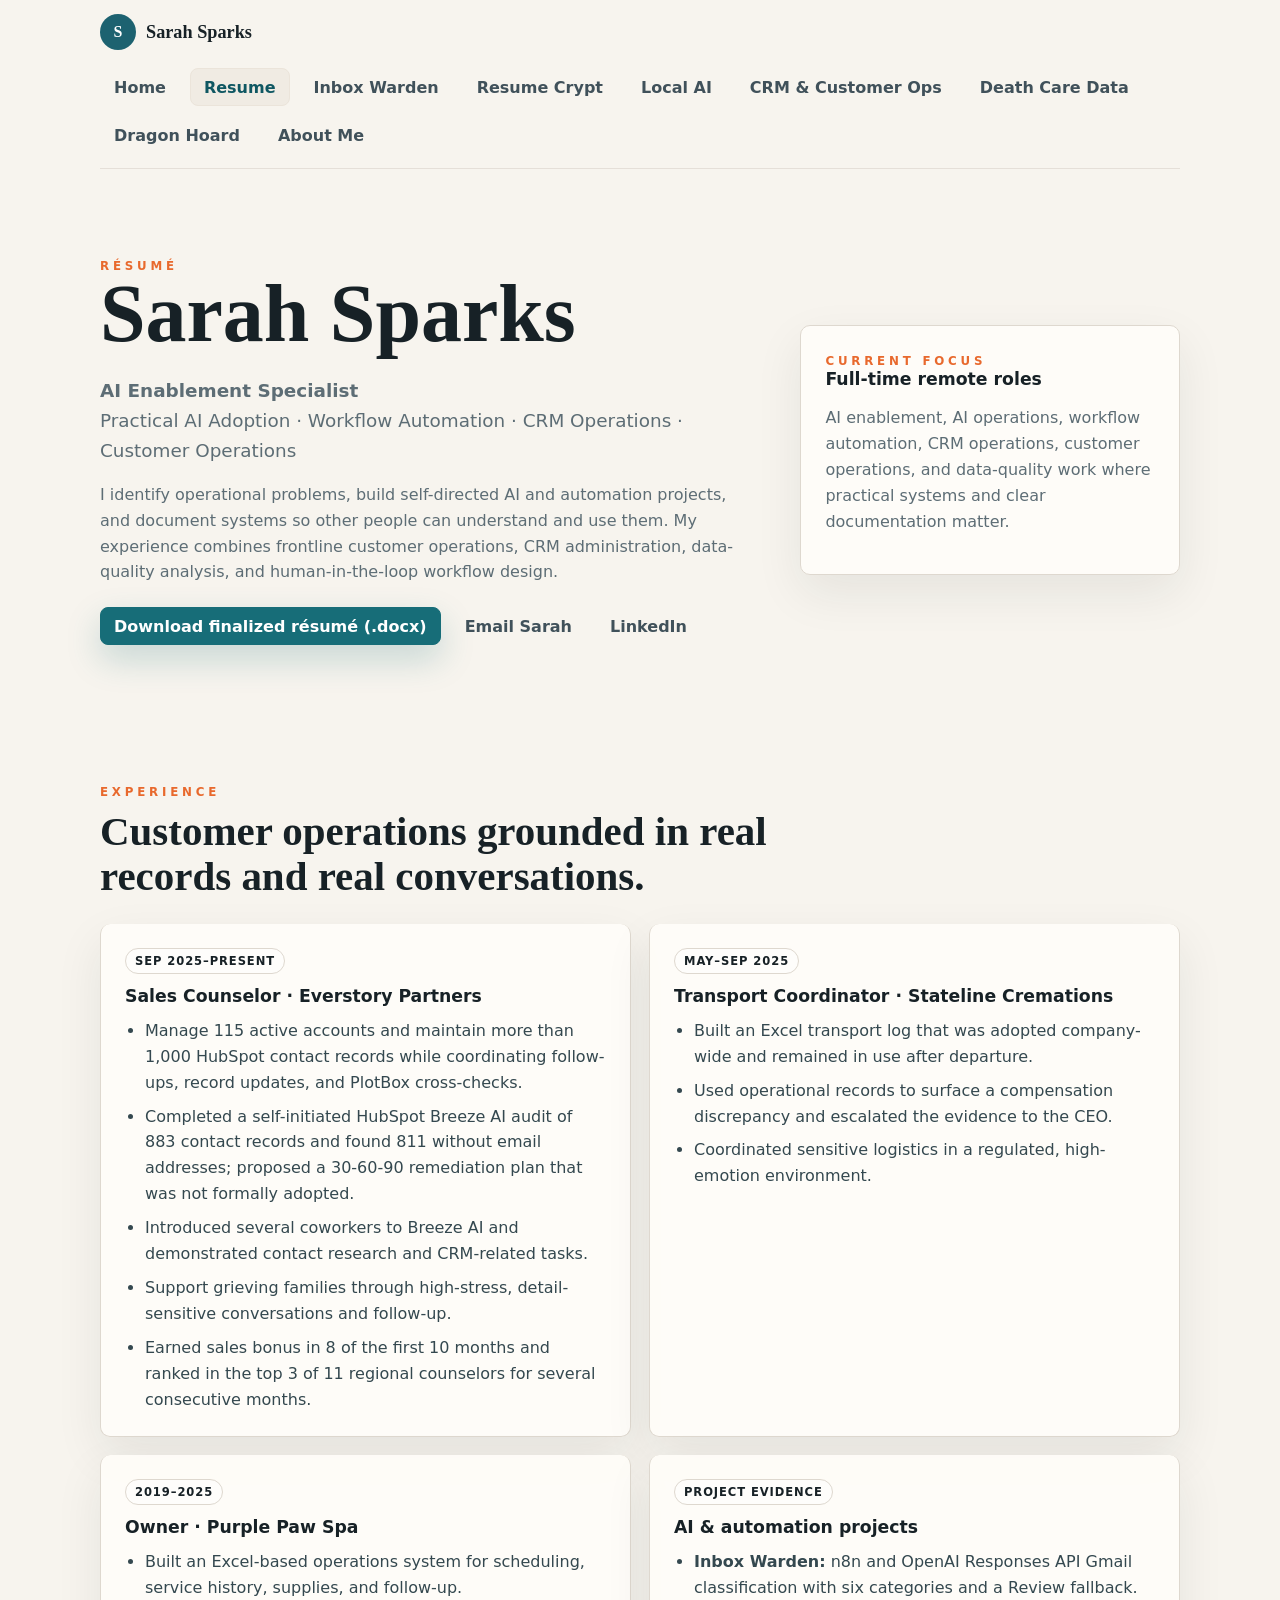
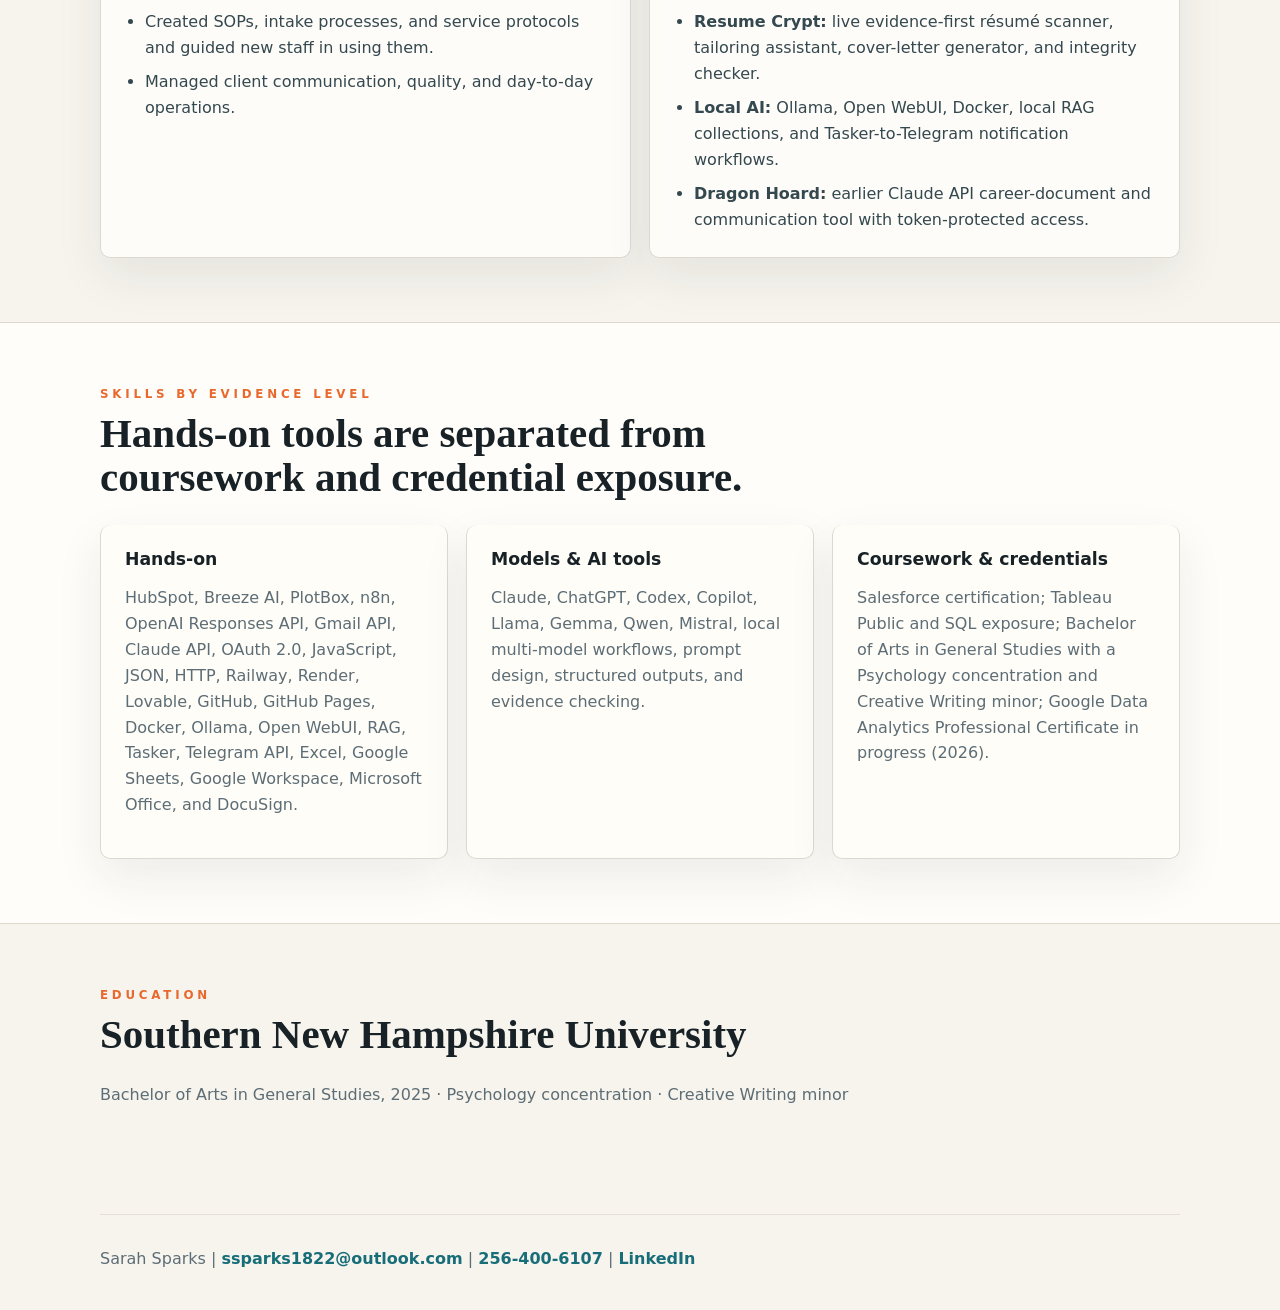
<file: resume.html>
<!doctype html>
<html lang="en">
<head>
  <meta charset="utf-8" />
  <meta name="viewport" content="width=device-width, initial-scale=1" />
  <title>Résumé | Sarah Sparks — AI Enablement Specialist</title>
  <meta name="description" content="Résumé of Sarah Sparks, an AI Enablement Specialist focused on practical AI adoption, workflow automation, CRM operations, and customer operations." />
  <meta property="og:title" content="Sarah Sparks | AI Enablement Specialist Résumé" />
  <meta property="og:description" content="Practical AI adoption, workflow automation, CRM operations, and customer operations." />
  <meta property="og:type" content="profile" />
  <link rel="stylesheet" href="style.css" />
  <script defer src="analytics.js"></script>
</head>
<body>
  <header>
    <div class="brand"><strong>Sarah Sparks</strong><span>AI Operations | Workflow Automation | CRM Systems</span></div>
    <nav aria-label="Portfolio navigation">
      <a class="button" href="index.html">Home</a><a class="button active" href="resume.html">Resume</a><a class="button" href="phantom-inbox.html">Inbox Warden</a><a class="button" href="resume-crypt.html">Resume Crypt</a><a class="button" href="local-ai-infrastructure.html">Local AI</a><a class="button" href="customer-success-portfolio.html">CRM &amp; Customer Ops</a><a class="button" href="death-care-data.html">Death Care Data</a><a class="button" href="dragon-hoard-tracker.html">Dragon Hoard</a><a class="button" href="https://organizedchaosops.com/" target="_blank" rel="noreferrer">About Me</a>
    </nav>
  </header>
  <main>
    <section class="wrap hero">
      <div>
        <span class="eyebrow">Résumé</span>
        <h1>Sarah Sparks</h1>
        <p class="lede"><strong>AI Enablement Specialist</strong><br />Practical AI Adoption · Workflow Automation · CRM Operations · Customer Operations</p>
        <p>I identify operational problems, build self-directed AI and automation projects, and document systems so other people can understand and use them. My experience combines frontline customer operations, CRM administration, data-quality analysis, and human-in-the-loop workflow design.</p>
        <div class="actions" style="margin-top:22px">
          <a class="button primary" href="assets/Sarah-Sparks-AI-Enablement-Specialist.docx" download>Download finalized résumé (.docx)</a>
          <a class="button" href="mailto:ssparks1822@outlook.com">Email Sarah</a>
          <a class="button" href="https://www.linkedin.com/in/ssparks1822/" target="_blank" rel="noreferrer">LinkedIn</a>
        </div>
      </div>
      <aside class="panel">
        <span class="eyebrow">Current focus</span>
        <h3>Full-time remote roles</h3>
        <p>AI enablement, AI operations, workflow automation, CRM operations, customer operations, and data-quality work where practical systems and clear documentation matter.</p>
      </aside>
    </section>

    <section class="wrap section">
      <div class="section-head"><span class="eyebrow">Experience</span><h2>Customer operations grounded in real records and real conversations.</h2></div>
      <div class="grid-2">
        <article class="card">
          <span class="status">Sep 2025–Present</span>
          <h3>Sales Counselor · Everstory Partners</h3>
          <ul>
            <li>Manage 115 active accounts and maintain more than 1,000 HubSpot contact records while coordinating follow-ups, record updates, and PlotBox cross-checks.</li>
            <li>Completed a self-initiated HubSpot Breeze AI audit of 883 contact records and found 811 without email addresses; proposed a 30-60-90 remediation plan that was not formally adopted.</li>
            <li>Introduced several coworkers to Breeze AI and demonstrated contact research and CRM-related tasks.</li>
            <li>Support grieving families through high-stress, detail-sensitive conversations and follow-up.</li>
            <li>Earned sales bonus in 8 of the first 10 months and ranked in the top 3 of 11 regional counselors for several consecutive months.</li>
          </ul>
        </article>
        <article class="card" data-accent="teal">
          <span class="status">May–Sep 2025</span>
          <h3>Transport Coordinator · Stateline Cremations</h3>
          <ul>
            <li>Built an Excel transport log that was adopted company-wide and remained in use after departure.</li>
            <li>Used operational records to surface a compensation discrepancy and escalated the evidence to the CEO.</li>
            <li>Coordinated sensitive logistics in a regulated, high-emotion environment.</li>
          </ul>
        </article>
        <article class="card" data-accent="green">
          <span class="status">2019–2025</span>
          <h3>Owner · Purple Paw Spa</h3>
          <ul>
            <li>Built an Excel-based operations system for scheduling, service history, supplies, and follow-up.</li>
            <li>Created SOPs, intake processes, and service protocols and guided new staff in using them.</li>
            <li>Managed client communication, quality, and day-to-day operations.</li>
          </ul>
        </article>
        <article class="card">
          <span class="status">Project evidence</span>
          <h3>AI &amp; automation projects</h3>
          <ul>
            <li><strong>Inbox Warden:</strong> n8n and OpenAI Responses API Gmail classification with six categories and a Review fallback.</li>
            <li><strong>Resume Crypt:</strong> live evidence-first résumé scanner, tailoring assistant, cover-letter generator, and integrity checker.</li>
            <li><strong>Local AI:</strong> Ollama, Open WebUI, Docker, local RAG collections, and Tasker-to-Telegram notification workflows.</li>
            <li><strong>Dragon Hoard:</strong> earlier Claude API career-document and communication tool with token-protected access.</li>
          </ul>
        </article>
      </div>
    </section>

    <div class="band">
      <section class="wrap section">
        <div class="section-head"><span class="eyebrow">Skills by evidence level</span><h2>Hands-on tools are separated from coursework and credential exposure.</h2></div>
        <div class="grid-3">
          <article class="card">
            <h3>Hands-on</h3>
            <p>HubSpot, Breeze AI, PlotBox, n8n, OpenAI Responses API, Gmail API, Claude API, OAuth 2.0, JavaScript, JSON, HTTP, Railway, Render, Lovable, GitHub, GitHub Pages, Docker, Ollama, Open WebUI, RAG, Tasker, Telegram API, Excel, Google Sheets, Google Workspace, Microsoft Office, and DocuSign.</p>
          </article>
          <article class="card" data-accent="teal">
            <h3>Models &amp; AI tools</h3>
            <p>Claude, ChatGPT, Codex, Copilot, Llama, Gemma, Qwen, Mistral, local multi-model workflows, prompt design, structured outputs, and evidence checking.</p>
          </article>
          <article class="card" data-accent="green">
            <h3>Coursework &amp; credentials</h3>
            <p>Salesforce certification; Tableau Public and SQL exposure; Bachelor of Arts in General Studies with a Psychology concentration and Creative Writing minor; Google Data Analytics Professional Certificate in progress (2026).</p>
          </article>
        </div>
      </section>
    </div>

    <section class="wrap section">
      <div class="section-head"><span class="eyebrow">Education</span><h2>Southern New Hampshire University</h2><p>Bachelor of Arts in General Studies, 2025 · Psychology concentration · Creative Writing minor</p></div>
    </section>
  </main>
  <footer>Sarah Sparks | <a href="mailto:ssparks1822@outlook.com">ssparks1822@outlook.com</a> | <a href="tel:+12564006107">256-400-6107</a> | <a href="https://www.linkedin.com/in/ssparks1822/" target="_blank" rel="noreferrer">LinkedIn</a></footer>
</body>
</html>
</file>
<file: style.css>
:root {
  --ink: #172126;
  --muted: #5d6d75;
  --paper: #f7f4ee;
  --panel: #fffdf9;
  --soft: #f0ebe3;
  --line: #ded8cf;
  --blue: #176d78;
  --teal: #176d78;
  --green: #537f67;
  --amber: #e8692d;
  --shadow: 0 18px 48px rgba(28, 38, 42, 0.08);
  --shadow-hover: 0 26px 70px rgba(28, 38, 42, 0.13);
}
* { box-sizing: border-box; }
html { scroll-behavior: smooth; }
body { margin: 0; font-family: Inter, ui-sans-serif, system-ui, -apple-system, BlinkMacSystemFont, "Segoe UI", sans-serif; color: var(--ink); background: var(--paper); }
a { color: inherit; }
.wrap, header, footer { width: min(1080px, calc(100% - 36px)); margin: 0 auto; }
header { min-height: 64px; padding: 14px 0; display: flex; justify-content: space-between; gap: 18px; align-items: center; flex-wrap: wrap; border-bottom: 1px solid rgba(222,216,207,.7); }
.brand { display: flex; align-items: center; gap: 10px; }
.brand::before { content: "S"; width: 36px; height: 36px; border-radius: 999px; display: grid; place-items: center; background: #1d6270; color: #fff; font-family: Georgia, serif; font-weight: 700; }
.brand strong { font-family: Georgia, "Times New Roman", serif; font-size: 1.14rem; }
.brand span { display: none; }
nav, .actions, .chips { display: flex; gap: 10px; flex-wrap: wrap; }
.button { min-height: 38px; display: inline-flex; align-items: center; justify-content: center; border: 1px solid transparent; border-radius: 8px; padding: 0 13px; background: transparent; color: #40515a; text-decoration: none; font-weight: 700; box-shadow: none; transition: transform .18s ease, box-shadow .18s ease, border-color .18s ease, background .18s ease, color .18s ease; }
.button:hover { transform: translateY(-1px); color: #123f47; background: rgba(255,255,255,.62); border-color: var(--line); box-shadow: 0 10px 26px rgba(28,38,42,.07); }
.button.primary { background: var(--blue); color: #fff; border-color: var(--blue); box-shadow: 0 14px 34px rgba(23,109,120,.22); }
.button.accent { background: var(--amber); color: #fff; border-color: var(--amber); box-shadow: 0 14px 34px rgba(232,105,45,.28); }
.button.accent:hover { color: #fff; background: #d65a20; border-color: #d65a20; }
.button.active { background: #f0ebe3; border-color: #ebe4da; color: #0f5762; }
h1, h2, h3 { margin: 0; color: #172126; letter-spacing: 0; }
h1, h2 { font-family: Georgia, "Times New Roman", serif; font-weight: 800; }
h1 { font-size: clamp(3rem, 6.4vw, 5.2rem); line-height: .98; max-width: 820px; }
h2 { font-size: clamp(1.9rem, 3.2vw, 2.8rem); line-height: 1.08; }
h3 { font-size: 1.08rem; }
p { color: var(--muted); line-height: 1.62; font-size: 1rem; }
.eyebrow { color: var(--amber); font-size: .74rem; font-weight: 900; text-transform: uppercase; letter-spacing: .32em; }
.hero { padding: 86px 0 76px; display: grid; grid-template-columns: minmax(0, 1fr) minmax(320px, .58fr); gap: 46px; align-items: center; }
.lede { font-size: 1.15rem; max-width: 720px; margin: 22px 0 0; }
.panel, .card, .metric, .evidence { background: rgba(255, 253, 249, .92); border: 1px solid var(--line); border-radius: 10px; box-shadow: var(--shadow); }
.panel, .card { padding: 24px; }
.card, .metric, .evidence { transition: transform .18s ease, box-shadow .18s ease; }
.card:hover, .metric:hover { transform: translateY(-2px); box-shadow: var(--shadow-hover); }
.section { padding: 64px 0; }
.section-head { display: grid; gap: 10px; margin-bottom: 26px; max-width: 760px; }
.grid-2, .grid-3, .metrics { display: grid; gap: 18px; }
.grid-2 { grid-template-columns: repeat(2, minmax(0, 1fr)); }
.grid-3, .metrics { grid-template-columns: repeat(3, minmax(0, 1fr)); }
.metric { padding: 20px; border-top: 0; }
.metric strong { display: block; font-family: Georgia, "Times New Roman", serif; font-size: clamp(2rem, 4vw, 3.25rem); line-height: 1; color: #172126; }
.metric span { color: var(--muted); font-weight: 750; }
.card { border-top: 0; }
.card[data-accent="teal"], .card[data-accent="green"], .card[data-accent="amber"] { border-color: var(--line); }
.chip { border: 1px solid var(--line); background: rgba(255,255,255,.62); border-radius: 999px; padding: 8px 11px; color: #465a61; font-weight: 750; font-size: .92rem; }
ul { margin: 12px 0 0; padding-left: 20px; color: #34484f; line-height: 1.62; }
li + li { margin-top: 8px; }
.band { background: #fffdf9; border-top: 1px solid var(--line); border-bottom: 1px solid var(--line); }
.evidence { padding: 12px; margin: 24px auto 0; max-width: min(100%, 980px); }
.evidence img, .evidence svg { width: 100%; height: auto; display: block; border-radius: 9px; border: 1px solid var(--line); box-shadow: 0 18px 44px rgba(28,38,42,.11); background: #fff; cursor: zoom-in; }
#evidence { display: grid; grid-template-columns: repeat(2, minmax(0, 1fr)); gap: 22px; align-items: start; }
#evidence .section-head { grid-column: 1 / -1; margin-bottom: 4px; }
#evidence .evidence { width: 100%; max-width: none; margin: 0; padding: 10px; }
#evidence .evidence:first-of-type { grid-column: 1 / -1; width: min(720px, 100%); justify-self: center; }
#evidence .evidence img { max-height: 320px; object-fit: contain; }
#evidence .evidence:nth-of-type(2) img { width: auto; max-width: 100%; max-height: 420px; margin: 0 auto; }
#evidence .evidence:nth-of-type(5) img { max-height: 260px; }
.caption { margin: 12px 0 0; color: var(--muted); font-size: .95rem; }
.timeline { display: grid; gap: 14px; }
.step { display: grid; grid-template-columns: 48px 1fr; gap: 14px; align-items: start; }
.num { width: 48px; height: 48px; border-radius: 999px; display: grid; place-items: center; background: #f0ebe3; color: var(--teal); font-weight: 900; }
.modal { position: fixed; inset: 0; z-index: 40; display: none; align-items: center; justify-content: center; padding: 28px; background: rgba(23, 33, 38, .72); backdrop-filter: blur(8px); }
.modal:target { display: flex; }
.modal figure { width: min(1180px, 96vw); margin: 0; }
.modal img { width: 100%; height: auto; display: block; border-radius: 10px; background: #fff; box-shadow: 0 28px 90px rgba(15, 23, 42, .42); }
.modal .close { position: fixed; top: 18px; right: 18px; width: 42px; height: 42px; border-radius: 999px; display: grid; place-items: center; background: #fff; color: #101828; text-decoration: none; font-weight: 900; box-shadow: var(--shadow); }
footer { padding: 34px 0 42px; color: var(--muted); border-top: 1px solid rgba(222,216,207,.7); }
footer a, .link { color: var(--teal); font-weight: 800; text-decoration: none; }
@media (prefers-reduced-motion: reduce) { *, *::before, *::after { transition: none !important; scroll-behavior: auto !important; } }
@media (max-width: 860px) { .hero, .grid-2, .grid-3, .metrics, #evidence { grid-template-columns: 1fr; } .hero { padding: 52px 0; } #evidence .evidence:first-of-type { grid-column: auto; width: 100%; } }
@media (max-width: 560px) { header, .wrap, footer { width: min(100% - 28px, 680px); } nav, .actions, .button { width: 100%; } nav, .actions { display: grid; } h1 { font-size: clamp(2.45rem, 14vw, 3.4rem); } #evidence .evidence img { max-height: 280px; } #evidence .evidence:nth-of-type(2) img { max-height: 360px; } }
.architecture-chart { max-width: min(100%, 1180px); }
.architecture-chart svg { cursor: default; }
.chart-layer rect:first-child { fill: #f0ebe3; stroke: #ded8cf; stroke-width: 1.2; }
.chart-layer:nth-of-type(3) rect:first-child { fill: #fffdf9; }
.chart-title { fill: #172126; font: 800 28px Georgia, "Times New Roman", serif; }
.chart-subtitle { fill: #526773; font: 18px Inter, sans-serif; }
.chart-node { stroke: none; }
.chart-node.teal { fill: #176d78; }
.chart-node.green { fill: #537f67; }
.chart-node.amber { fill: #e8692d; }
.chart-node-title { fill: #fff; font: 900 22px Inter, sans-serif; text-anchor: middle; }
.chart-node-subtitle { fill: #fff; font: 16px Inter, sans-serif; text-anchor: middle; }
.chart-arrow { stroke: #6b7d83; stroke-width: 2.4; marker-end: url(#arrow); }
.chart-label { fill: #34484f; font: 900 18px Inter, sans-serif; text-anchor: middle; }
.docker-proof .docker-card { background: #101820; color: #e7edf2; border-radius: 9px; padding: 18px; border: 1px solid #26333d; box-shadow: 0 18px 44px rgba(28,38,42,.11); }
.docker-top, .docker-metrics { display: flex; justify-content: space-between; gap: 12px; flex-wrap: wrap; }
.docker-top strong { font-size: 1.15rem; }
.docker-top span, .docker-metrics { color: #9fb0bd; }
.docker-metrics { margin: 16px 0; }
.docker-metrics strong { color: #18b6a8; }
.docker-card table { width: 100%; border-collapse: collapse; font-size: .95rem; }
.docker-card th, .docker-card td { padding: 12px 10px; border-bottom: 1px solid #2b3944; text-align: left; }
.docker-card th { color: #c5d0d8; }
.status-dot { width: 10px; height: 10px; display: inline-block; border-radius: 999px; background: #18b6a8; margin-right: 8px; }
@media (max-width: 560px) { .docker-card { overflow-x: auto; } .docker-card table { min-width: 560px; } }


/* Inbox Warden */
.category-grid .card { position: relative; padding-top: 68px; }
.category-icon { position: absolute; top: 20px; left: 24px; display: grid; place-items: center; width: 36px; height: 36px; border-radius: 9px; background: var(--soft); font-size: 1.2rem; }
.principles .card { min-height: 210px; }
.principle-number { display: block; margin-bottom: 28px; color: var(--amber); font-family: Georgia, "Times New Roman", serif; font-size: 2rem; line-height: 1; }
.principles .card[data-accent="teal"] .principle-number { color: var(--teal); }
.principles .card[data-accent="green"] .principle-number { color: var(--green); }


.status{
  display:inline-flex;
  align-items:center;
  width:max-content;
  margin:0 0 12px;
  padding:5px 9px;
  border:1px solid var(--line);
  border-radius:999px;
  background:rgba(255,255,255,.55);
  color:var(--ink);
  font-size:.72rem;
  font-weight:800;
  letter-spacing:.08em;
  text-transform:uppercase;
}
.source-note{
  margin-top:18px;
  padding:14px 16px;
  border-left:4px solid var(--amber);
  background:rgba(255,255,255,.45);
  color:var(--muted);
}
@media (max-width: 860px){
  header{align-items:flex-start}
  nav{width:100%;overflow-x:auto;padding-bottom:4px;flex-wrap:nowrap}
  nav .button{width:auto;flex:0 0 auto}
}
</file>
